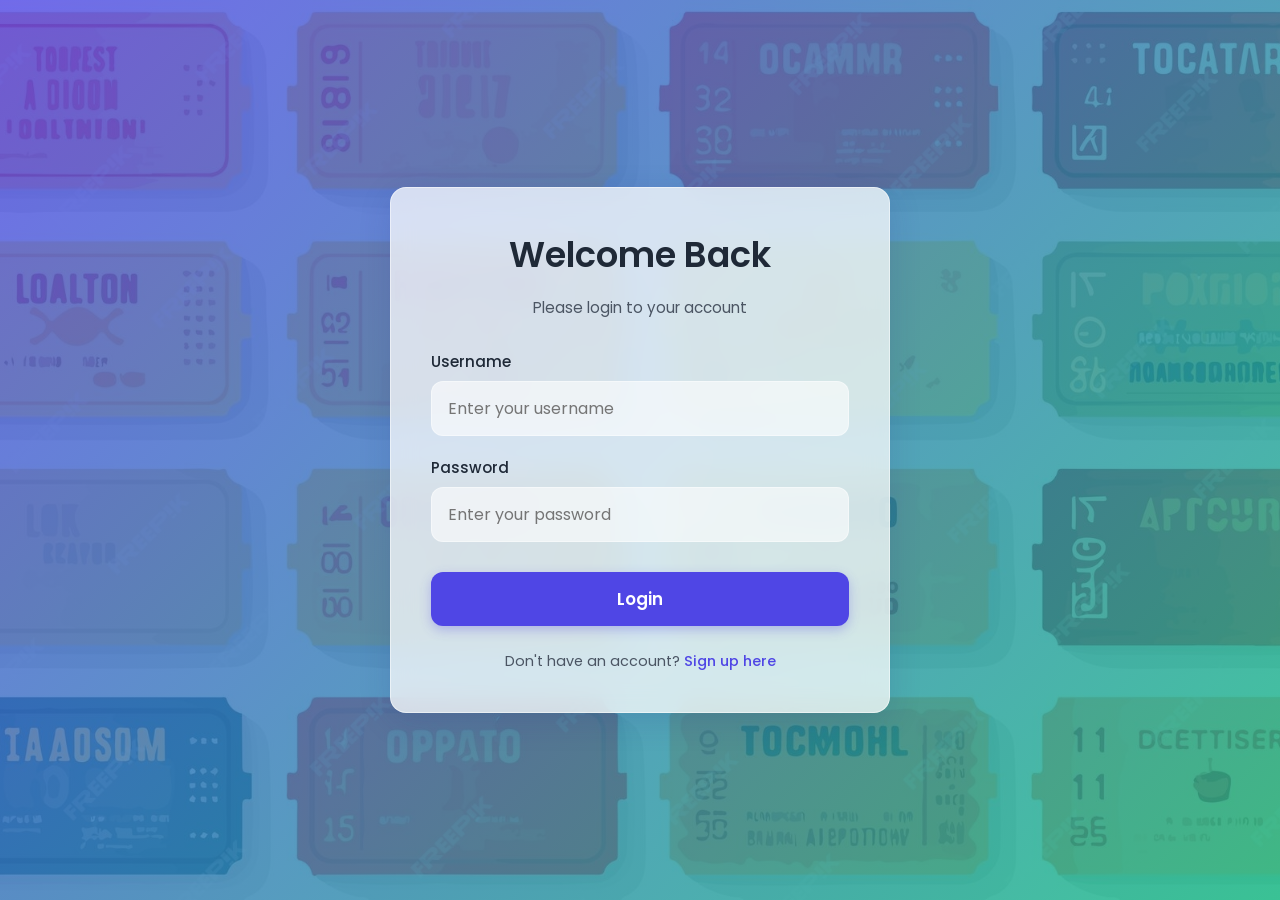
<file: index.html>
<!DOCTYPE html>
<html lang="en">
<head>
    <meta charset="UTF-8">
    <meta name="viewport" content="width=device-width, initial-scale=1.0">
    <title>Ticket App - Login</title>
    <link rel="stylesheet" href="styles.css">
    <style>
        /* Specific background for login if needed, or rely on global gradient */
        body {
            background: linear-gradient(135deg, rgba(79, 70, 229, 0.8), rgba(16, 185, 129, 0.8)), url('image/cinema-theater-ticket-template-set_1151483-49525.jpg') no-repeat center center;
            background-size: cover;
            background-attachment: fixed;
        }
    </style>
</head>
<body>
    <div class="center-wrapper">
        <div class="glass-panel">
            <h1>Welcome Back</h1>
            <p style="margin-bottom: 30px;">Please login to your account</p>
            
            <div class="form-group">
                <label for="username">Username</label>
                <input type="text" id="username" placeholder="Enter your username">
            </div>
            
            <div class="form-group">
                <label for="password">Password</label>
                <input type="password" id="password" placeholder="Enter your password">
            </div>
            
            <button class="btn-primary" onclick="login()">Login</button>
            
            <div class="footer-text">
                Don't have an account? <a href="signup.html">Sign up here</a>
            </div>
        </div>
    </div>

    <script src="app.js"></script>
    <script>
        function login() {
            const username = document.getElementById('username').value;
            const password = document.getElementById('password').value;
            if (username.trim() === '' || password.trim() === '') {
                alert('Please enter both username and password.');
            } else {
                navigateTo('home.html');
            }
        }
    </script>
</body>
</html>
</file>
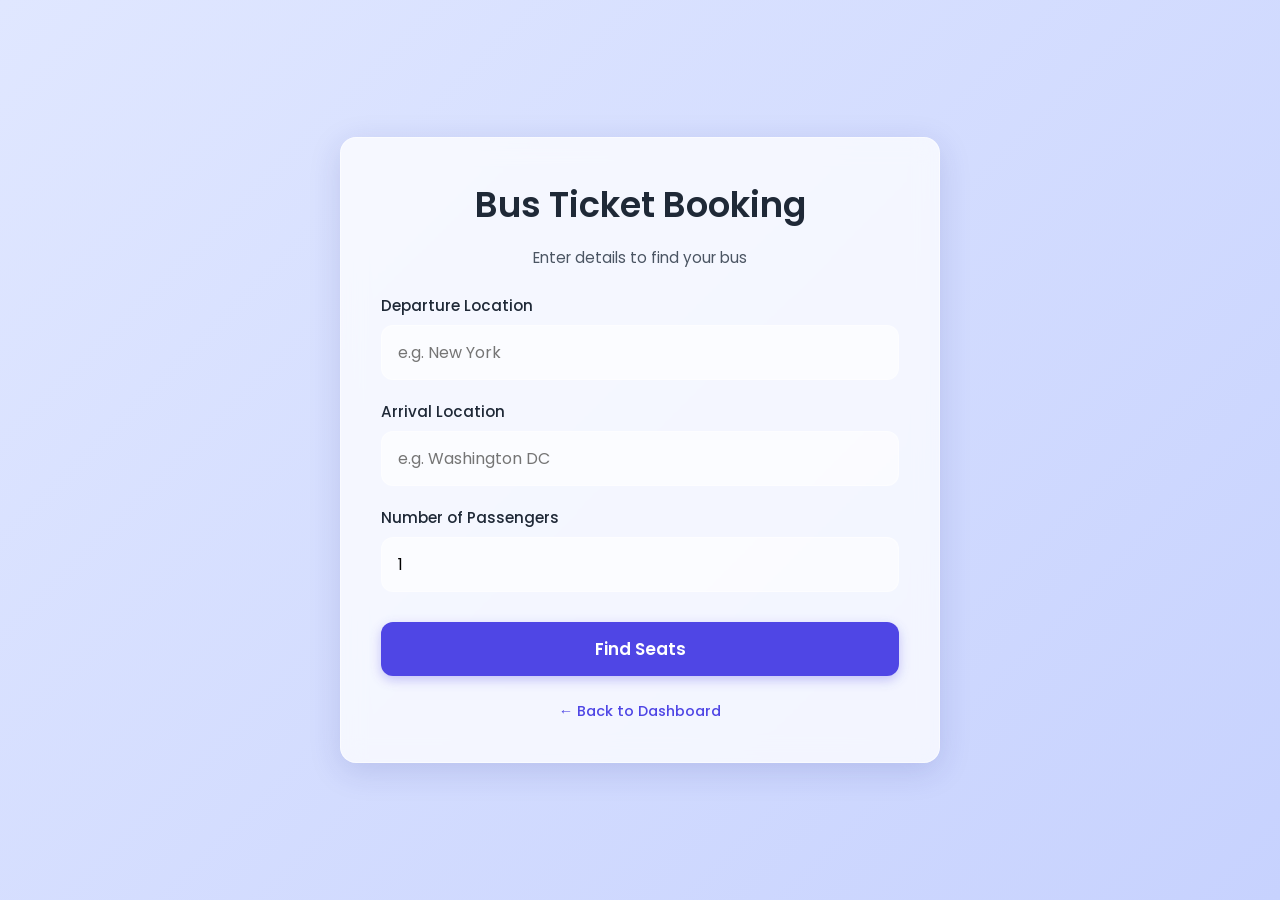
<file: busTicket.html>
<!DOCTYPE html>
<html lang="en">
<head>
    <meta charset="UTF-8">
    <meta name="viewport" content="width=device-width, initial-scale=1.0">
    <title>Ticket App - Bus Booking</title>
    <link rel="stylesheet" href="styles.css">
    <style>
        .dropdown-container {
            display: none;
            margin-top: 25px;
            width: 100%;
        }
        iframe {
            width: 100%;
            height: 600px;
            border: none;
            border-radius: var(--border-radius-md);
            background: transparent;
        }
    </style>
</head>
<body>
    <div class="center-wrapper">
        <div class="glass-panel" style="max-width: 600px;">
            <h1>Bus Ticket Booking</h1>
            <p style="margin-bottom: 25px;">Enter details to find your bus</p>
            
            <form id="booking-form">
                <div class="form-group">
                    <label for="departure">Departure Location</label>
                    <input type="text" id="departure" name="departure" required placeholder="e.g. New York">
                </div>
                <div class="form-group">
                    <label for="arrival">Arrival Location</label>
                    <input type="text" id="arrival" name="arrival" required placeholder="e.g. Washington DC">
                </div>
                <div class="form-group">
                    <label for="passengers">Number of Passengers</label>
                    <input type="number" id="passengers" name="passengers" min="1" value="1" required>
                </div>
                
                <button type="submit" class="btn-primary">Find Seats</button>
            </form>

            <div class="dropdown-container" id="seat-selection-dropdown">
                <h3 style="margin-top: 30px; margin-bottom: 15px;">Select Your Seats</h3>
                <iframe id="seat-selection-frame" src=""></iframe>
            </div>

            <div class="footer-text">
                <a href="home.html">&larr; Back to Dashboard</a>
            </div>
        </div>
    </div>

    <script src="app.js"></script>
    <script>
        document.getElementById('booking-form').addEventListener('submit', function(event) {
            event.preventDefault();
            
            const departure = document.getElementById('departure').value;
            const arrival = document.getElementById('arrival').value;
            const passengers = parseInt(document.getElementById('passengers').value) || 1;

            const seatDropdown = document.getElementById('seat-selection-dropdown');
            seatDropdown.style.display = 'block';

            const seatFrame = document.getElementById('seat-selection-frame');
            seatFrame.src = `seats.html?maxSeats=${passengers}&departure=${encodeURIComponent(departure)}&arrival=${encodeURIComponent(arrival)}`;
        });
    </script>
</body>
</html>
</file>
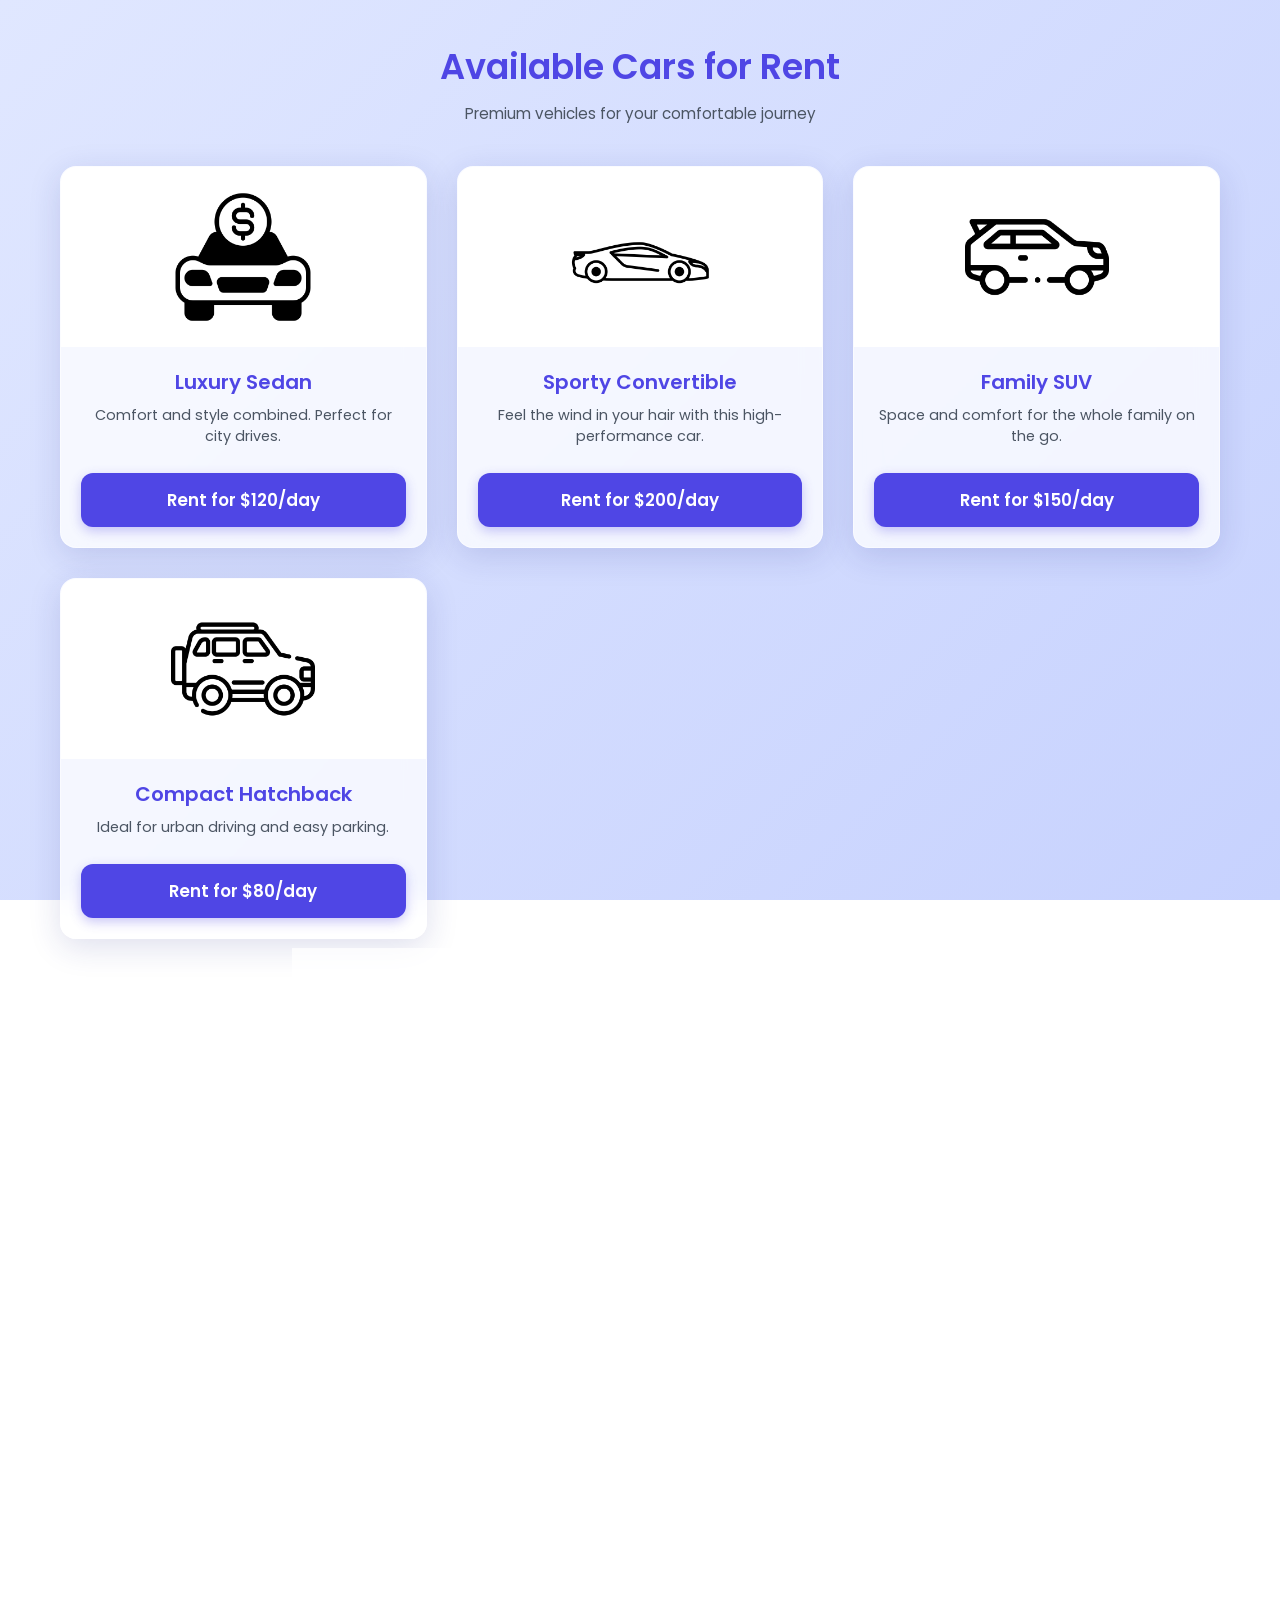
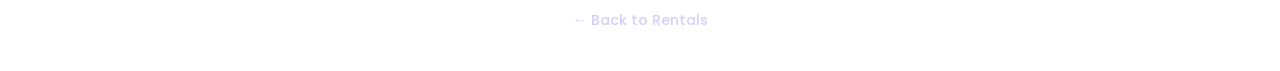
<file: carrent.html>
<!DOCTYPE html>
<html lang="en">
<head>
    <meta charset="UTF-8">
    <meta name="viewport" content="width=device-width, initial-scale=1.0">
    <title>Ticket App - Car Rentals</title>
    <link rel="stylesheet" href="styles.css">
    <style>
        .car-grid {
            display: grid;
            grid-template-columns: repeat(auto-fit, minmax(280px, 1fr));
            gap: 30px;
            width: 100%;
            margin-bottom: 50px;
        }
        .car-card {
            background: var(--glass-bg);
            backdrop-filter: blur(12px);
            border-radius: var(--border-radius-lg);
            overflow: hidden;
            border: 1px solid var(--glass-border);
            box-shadow: var(--glass-shadow);
            transition: transform var(--transition-speed);
        }
        .car-card:hover {
            transform: translateY(-5px);
        }
        .car-img-container {
            width: 100%;
            height: 180px;
            background: #fff;
            display: flex;
            align-items: center;
            justify-content: center;
        }
        .car-card img {
            max-width: 80%;
            max-height: 80%;
            object-fit: contain;
        }
        .car-details {
            padding: 20px;
            text-align: center;
        }
        .car-details h3 {
            color: var(--primary-color);
            font-size: 1.25rem;
        }
        .car-details p {
            font-size: 0.9rem;
            margin-bottom: 15px;
        }
    </style>
</head>
<body>
    <div class="app-container">
        <h1 style="color: var(--primary-color); margin-bottom: 10px;">Available Cars for Rent</h1>
        <p style="margin-bottom: 40px; text-align: center;">Premium vehicles for your comfortable journey</p>
        
        <div class="car-grid">
            <div class="car-card">
                <div class="car-img-container"><img src="image/car (1).png" alt="Car 1"></div>
                <div class="car-details">
                    <h3>Luxury Sedan</h3>
                    <p>Comfort and style combined. Perfect for city drives.</p>
                    <button class="btn-primary" onclick="rentVehicle('Luxury Sedan', 120)">Rent for $120/day</button>
                </div>
            </div>
            <div class="car-card">
                <div class="car-img-container"><img src="image/super-car.png" alt="Car 2"></div>
                <div class="car-details">
                    <h3>Sporty Convertible</h3>
                    <p>Feel the wind in your hair with this high-performance car.</p>
                    <button class="btn-primary" onclick="rentVehicle('Sporty Convertible', 200)">Rent for $200/day</button>
                </div>
            </div>
            <div class="car-card">
                <div class="car-img-container"><img src="image/suv (1).png" alt="Car 3"></div>
                <div class="car-details">
                    <h3>Family SUV</h3>
                    <p>Space and comfort for the whole family on the go.</p>
                    <button class="btn-primary" onclick="rentVehicle('Family SUV', 150)">Rent for $150/day</button>
                </div>
            </div>
            <div class="car-card">
                <div class="car-img-container"><img src="image/suv.png" alt="Car 4"></div>
                <div class="car-details">
                    <h3>Compact Hatchback</h3>
                    <p>Ideal for urban driving and easy parking.</p>
                    <button class="btn-primary" onclick="rentVehicle('Compact Hatchback', 80)">Rent for $80/day</button>
                </div>
            </div>
        </div>

        <div class="glass-panel" style="max-width: 600px; margin: 0 auto;">
            <h2>Contact Us</h2>
            <form onsubmit="event.preventDefault(); alert('Inquiry Sent!');">
                <div class="form-group">
                    <label>Full Name</label>
                    <input type="text" required>
                </div>
                <div class="form-group">
                    <label>Email Address</label>
                    <input type="email" required>
                </div>
                <div class="form-group">
                    <label>Message</label>
                    <textarea required style="width:100%; padding: 14px 16px; border: 1px solid rgba(255,255,255,0.4); border-radius: var(--border-radius-md); font-family: Poppins; background: rgba(255,255,255,0.6);" rows="4"></textarea>
                </div>
                <button type="submit" class="btn-primary">Send Inquiry</button>
            </form>
        </div>

        <div class="footer-text" style="margin-top: 40px;">
            <a href="rentals.html">&larr; Back to Rentals</a>
        </div>
    </div>

    <script src="app.js"></script>
    <script>
        function rentVehicle(name, price) {
            if(confirm(`Rent ${name} for $${price}/day?`)) {
                navigateTo(`payment.html?total=${price}&type=${encodeURIComponent(name)}`);
            }
        }
    </script>
</body>
</html>
</file>
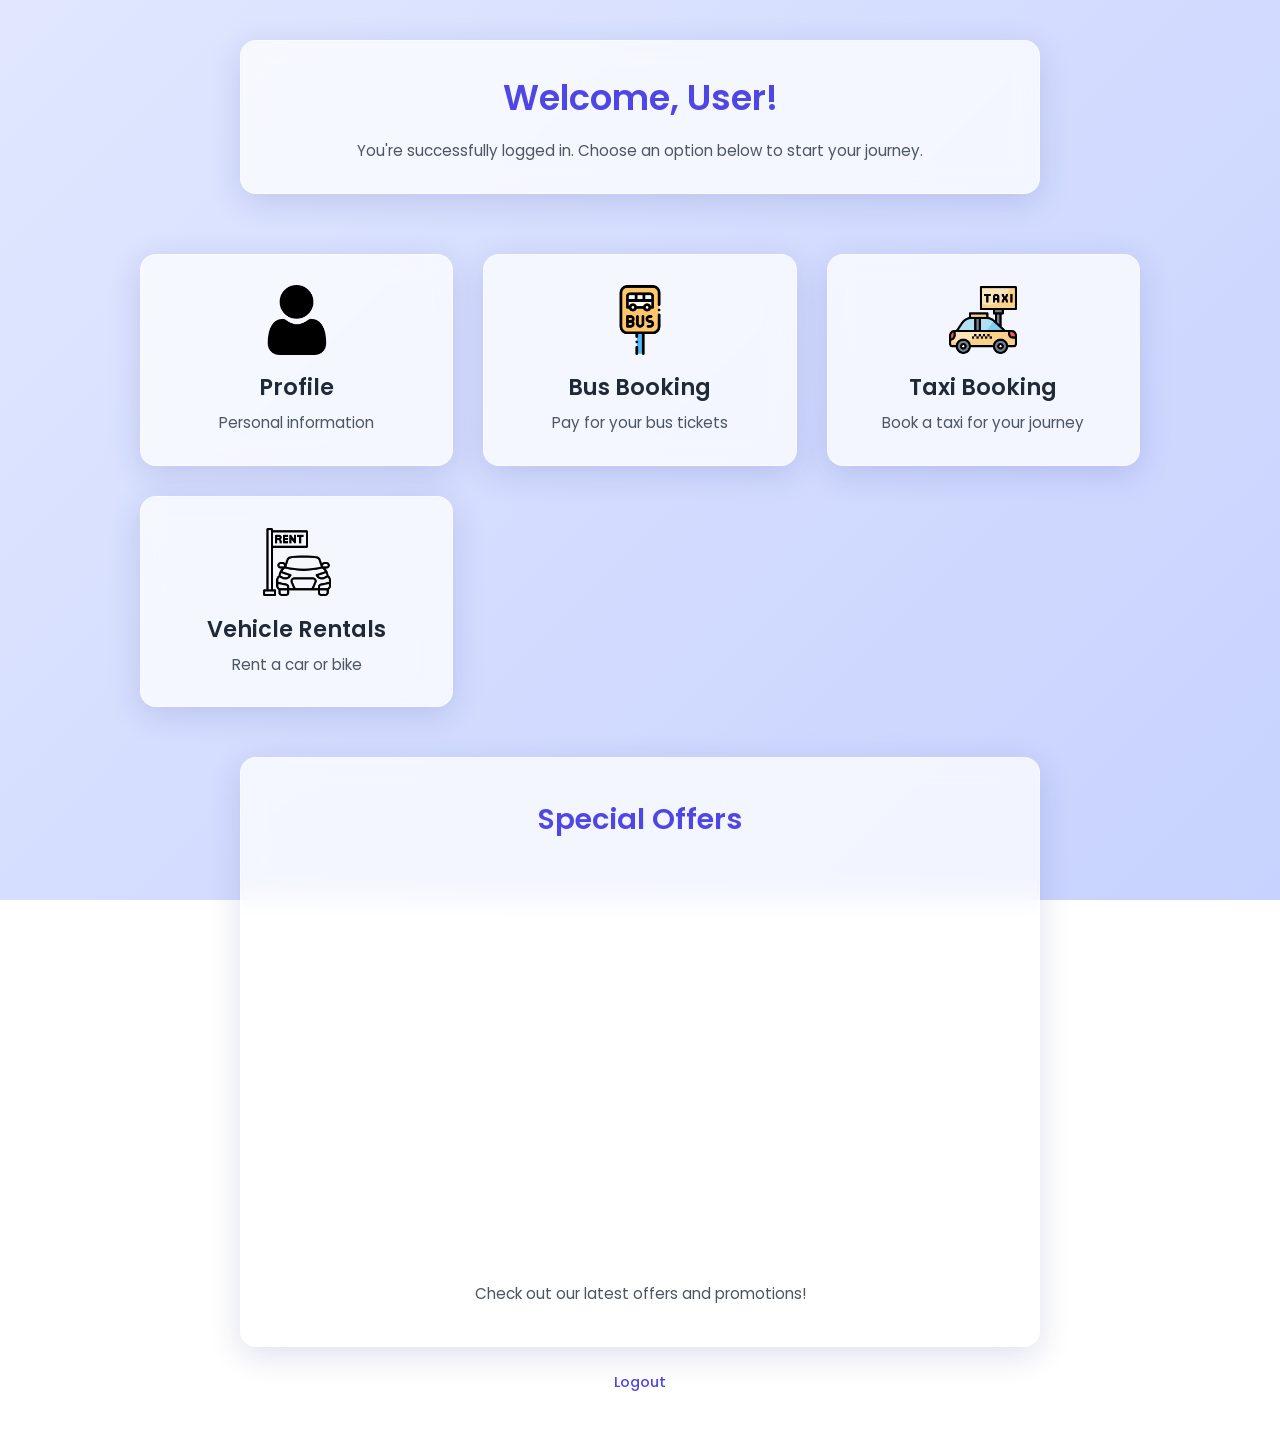
<file: home.html>
<!DOCTYPE html>
<html lang="en">
<head>
    <meta charset="UTF-8">
    <meta name="viewport" content="width=device-width, initial-scale=1.0">
    <title>Ticket App - Dashboard</title>
    <link rel="stylesheet" href="styles.css">
</head>
<body>
    <div class="app-container">
        <div class="glass-panel glass-panel-large" style="margin-bottom: 40px; padding: 30px;">
            <h1 style="color: var(--primary-color);">Welcome, User!</h1>
            <p>You're successfully logged in. Choose an option below to start your journey.</p>
        </div>
        
        <div class="options-grid">
            <div class="glass-card" onclick="navigateTo('profile.html')">
                <img src="image/user.png" alt="Profile">
                <h3>Profile</h3>
                <p>Personal information</p>
            </div>
            <div class="glass-card" onclick="navigateTo('busTicket.html')">
                <img src="image/bus-stop.png" alt="Bus Ticket Payment">
                <h3>Bus Booking</h3>
                <p>Pay for your bus tickets</p>
            </div>
            <div class="glass-card" onclick="navigateTo('taxi.html')">
                <img src="image/taxi.png" alt="Taxi Booking">
                <h3>Taxi Booking</h3>
                <p>Book a taxi for your journey</p>
            </div>
            <div class="glass-card" onclick="navigateTo('rentals.html')">
                <img src="image/car-rent.png" alt="Car/Bike Rentals">
                <h3>Vehicle Rentals</h3>
                <p>Rent a car or bike</p>
            </div>
        </div>

        <div class="glass-panel glass-panel-large" style="margin-top: 50px;">
            <h2 style="color: var(--primary-color);">Special Offers</h2>
            <div style="border-radius: var(--border-radius-md); overflow: hidden; margin-top: 20px;">
                <iframe src="https://www.youtube.com/embed/ntjkwIXWtrc" style="width: 100%; height: 400px; border: none;" allow="accelerometer; autoplay; clipboard-write; encrypted-media; gyroscope; picture-in-picture" allowfullscreen></iframe>
            </div>
            <p style="margin-top: 15px;">Check out our latest offers and promotions!</p>
        </div>
        
        <div class="footer-text">
            <a href="index.html">Logout</a>
        </div>
    </div>

    <script src="app.js"></script>
</body>
</html>
</file>
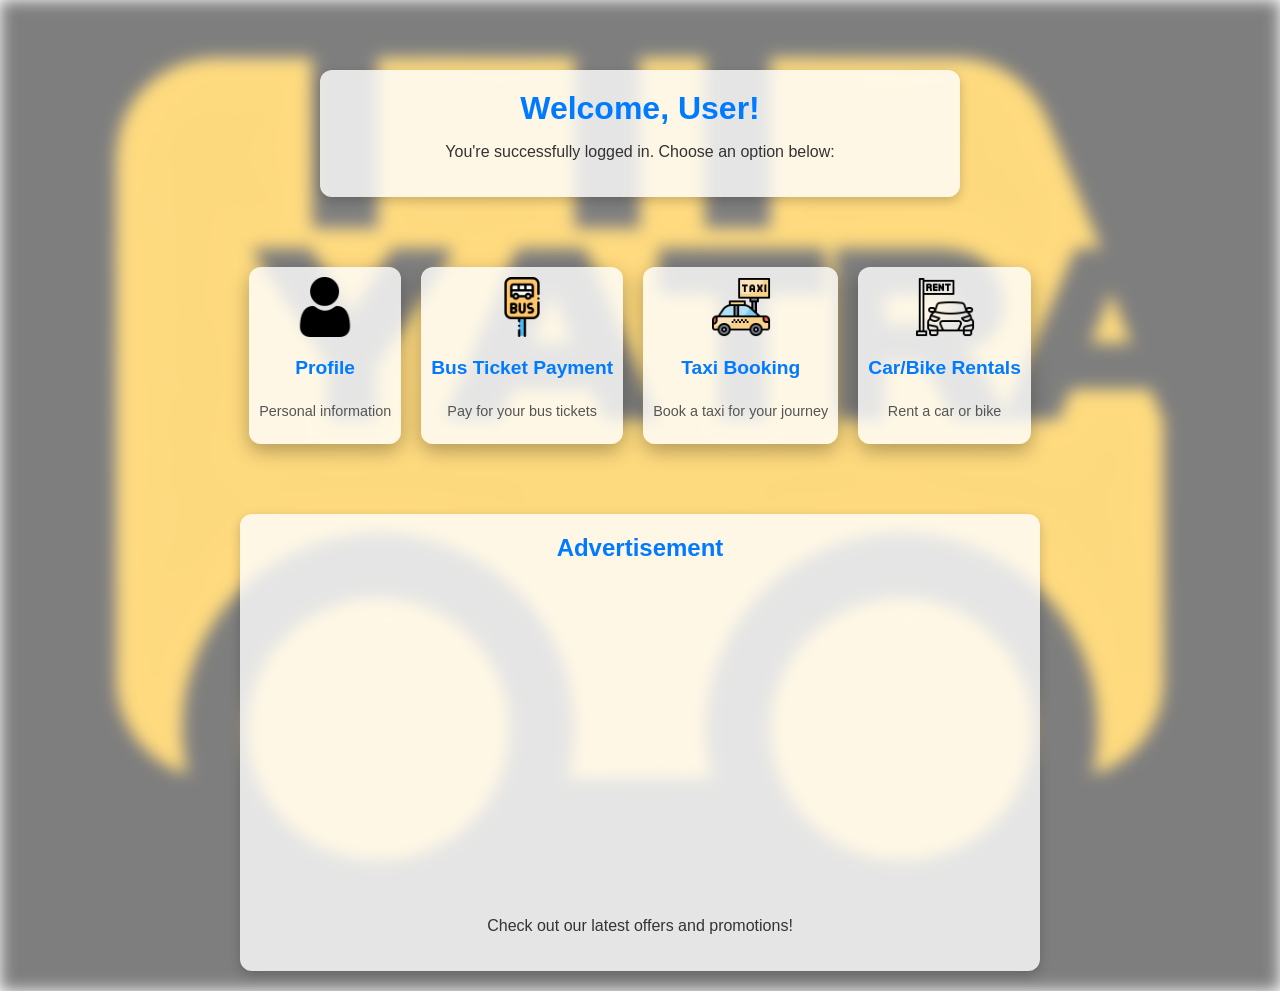
<file: in1.html>
<!DOCTYPE html>
<html lang="en">
<head>
    <meta charset="UTF-8">
    <meta name="viewport" content="width=device-width, initial-scale=1.0">
    <title>Home</title>
    <style>
        body {
            font-family: 'Segoe UI', Tahoma, Geneva, Verdana, sans-serif;
            margin: 0;
            padding: 0;
            display: flex;
            flex-direction: column;
            align-items: center;
            color: #333;
            min-height: 100vh;
            box-sizing: border-box;
            position: relative; /* For positioning the pseudo-element */
            overflow: hidden; /* Prevent scrollbars */
        }

        body::before {
            content: "";
            position: absolute;
            top: 0;
            left: 0;
            width: 100%;
            height: 100%;
            background: url('image/A7B9F861-7467-47A3-8EBC-FD5FDE8D3191.png') no-repeat center center fixed;
            background-size: cover;
            filter: blur(8px); /* Adjust blur amount */
            opacity: 0.5; /* Adjust opacity */
            z-index: -1; /* Places the pseudo-element behind the content */
        }

        .container {
            width: 100%;
            max-width: 1200px;
            margin-top: 50px;
            padding: 20px;
            display: flex;
            flex-direction: column;
            align-items: center;
            box-sizing: border-box;
        }

        .welcome-container {
            background-color: rgba(255, 255, 255, 0.8);
            padding: 20px;
            border-radius: 12px;
            box-shadow: 0 4px 12px rgba(0, 0, 0, 0.2);
            width: 100%;
            max-width: 600px;
            text-align: center;
            margin-bottom: 20px;
        }

        h1 {
            margin: 0;
            color: #007bff;
            font-size: 2em;
        }

        .options {
            display: flex;
            flex-wrap: wrap;
            gap: 20px;
            width: 100%;
            justify-content: center;
            margin-bottom: 20px;
            box-sizing: border-box;
        }

        .option {
            border-radius: 12px;
            box-shadow: 0 7px 20px rgba(0, 0, 0, 0.3);
            background-color: rgba(255, 255, 255, 0.8);
            margin-top: 50px;
            height: auto;
            text-align: center;
            cursor: pointer;
            transition: transform 0.3s, box-shadow 0.3s;
            position: relative;
            overflow: hidden;
            display: flex;
            flex-direction: column;
            justify-content: center;
            align-items: center;
            padding: 10px;
            box-sizing: border-box;
        }

        .option img {
            width: 60px;
            height: 60px;
            margin-bottom: 10px;
            transition: transform 0.3s;
        }

        .option:hover img {
            transform: scale(1.2);
        }

        .option h3 {
            margin: 10px 0;
            font-size: 1.2em;
            color: #007bff;
        }

        .option p {
            color: #555;
            font-size: 0.9em;
        }

        .advertisement {
            background-color: rgba(255, 255, 255, 0.8);
            padding: 20px;
            border-radius: 12px;
            margin-top: 50px;
            box-shadow: 0 4px 12px rgba(0, 0, 0, 0.2);
            width: 100%;
            max-width: 800px;
            text-align: center;
            box-sizing: border-box;
        }

        .advertisement h2 {
            margin-top: 0;
            font-size: 1.5em;
            color: #007bff;
        }

        .advertisement iframe {
            width: 100%;
            height: 315px;
        }

        /* Media Queries */
        @media (max-width: 1024px) {
            .welcome-container {
                padding: 20px;
            }
            h1 {
                font-size: 1.8em;
            }
        }

        @media (max-width: 768px) {
            .welcome-container {
                padding: 15px;
            }
            h1 {
                font-size: 1.5em;
            }
            .options {
                flex-direction: column;
                align-items: center;
            }
            .option {
                width: 90%;
                max-width: 220px;
            }
        }

        @media (max-width: 480px) {
            h1 {
                font-size: 1.2em;
            }
            .option h3 {
                font-size: 1em;
            }
            .option p {
                font-size: 0.8em;
            }
        }
    </style>
</head>
<body>
    <div class="container">
        <div class="welcome-container">
            <h1>Welcome, User!</h1>
            <p>You're successfully logged in. Choose an option below:</p>
        </div>
        <div class="options">
            <div class="option" onclick="navigate('profile.html')">
                <img src="image/user.png" alt="Profile">
                <h3>Profile</h3>
                <p>Personal information</p>
            </div>
            <div class="option" onclick="navigate('bus-tickets.html')">
                <img src="image/bus-stop.png" alt="Bus Ticket Payment">
                <h3>Bus Ticket Payment</h3>
                <p>Pay for your bus tickets</p>
            </div>
            <div class="option" onclick="navigate('taxi.html')">
                <img src="image/taxi.png" alt="Taxi Booking">
                <h3>Taxi Booking</h3>
                <p>Book a taxi for your journey</p>
            </div>
            <div class="option" onclick="navigate('rentels.html')">
                <img src="image/car-rent.png" alt="Car/Bike Rentals">
                <h3>Car/Bike Rentals</h3>
                <p>Rent a car or bike</p>
            </div>
        </div>

        <div class="advertisement">
            <h2>Advertisement</h2>
            <iframe src="https://www.youtube.com/embed/ntjkwIXWtrc" frameborder="0" allow="accelerometer; autoplay; clipboard-write; encrypted-media; gyroscope; picture-in-picture" allowfullscreen></iframe>
            <p>Check out our latest offers and promotions!</p>
        </div>
    </div>
    <script>
        function navigate(page) {
            window.location.href = page;
        }
    </script>
</body>
</html>
</file>
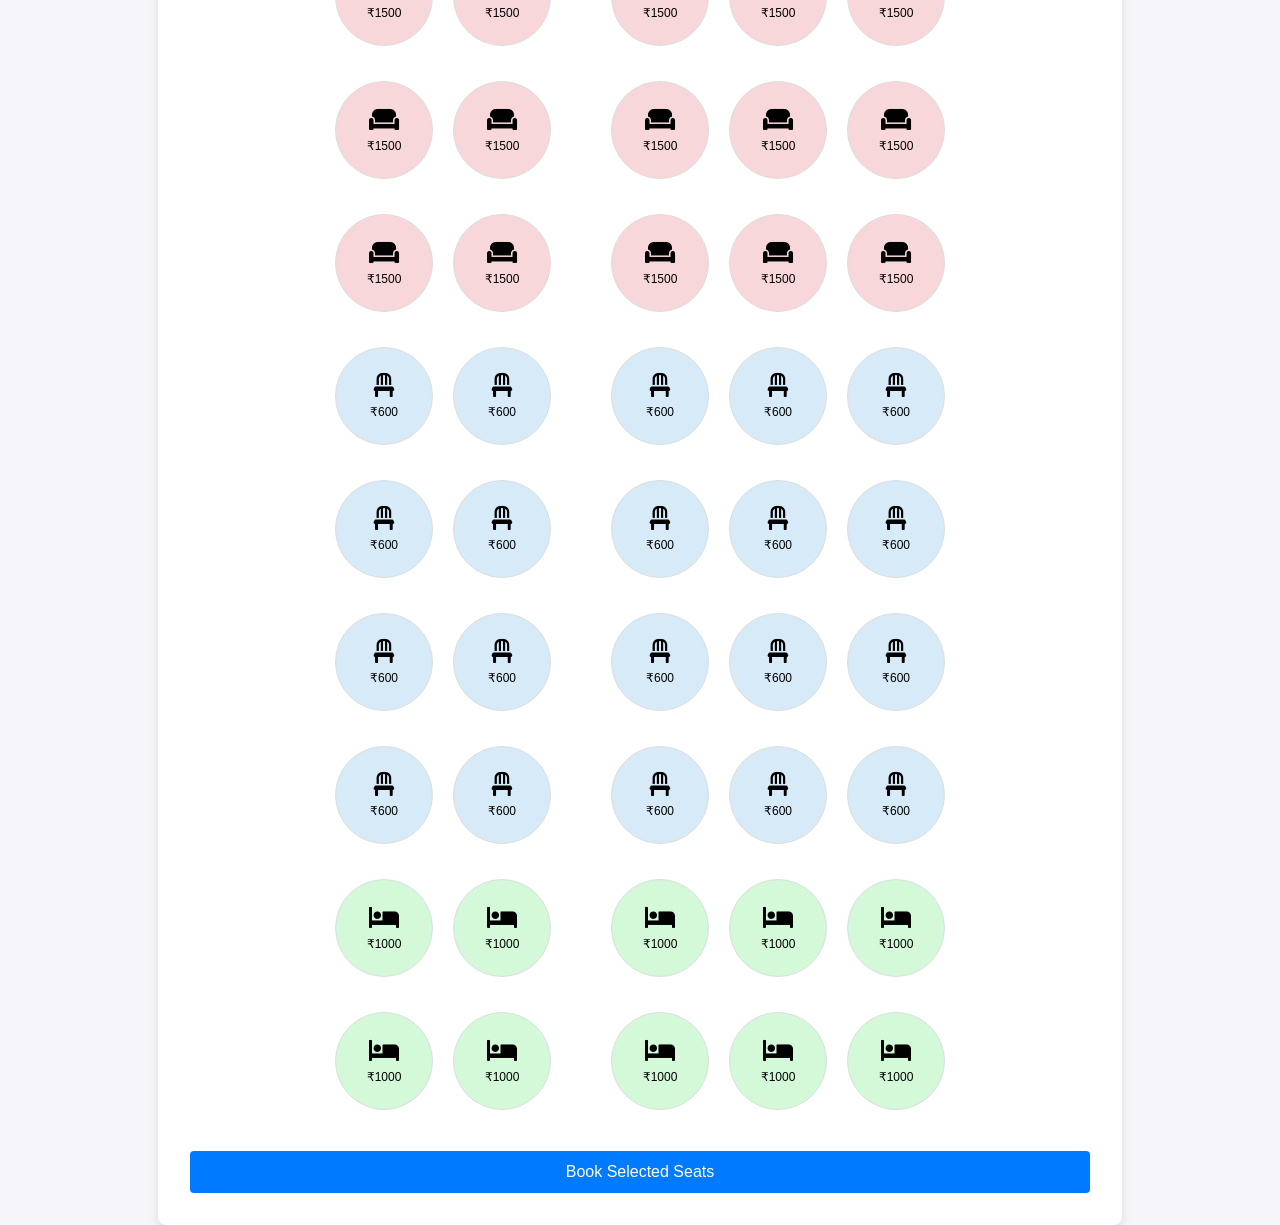
<file: part2.html>
<!DOCTYPE html>
<html lang="en">
<head>
    <meta charset="UTF-8">
    <meta name="viewport" content="width=device-width, initial-scale=1.0">
    <title>Bus Ticket Booking</title>
    <!-- Include Font Awesome -->
    <link rel="stylesheet" href="https://cdnjs.cloudflare.com/ajax/libs/font-awesome/6.0.0-beta3/css/all.min.css">
    <style>
        body {
            font-family: Arial, sans-serif;
            background-color: #f4f4f9; /* Light background for the page */
            display: flex;
            justify-content: center;
            align-items: center;
            height: 100vh;
            margin: 0;
        }

        .booking-container {
            background: #fff; /* White background for booking container */
            border-radius: 8px;
            box-shadow: 0 4px 8px rgba(0, 0, 0, 0.1);
            padding: 2rem;
            width: 100%;
            max-width: 900px;
            text-align: center;
        }

        h1 {
            margin-bottom: 1.5rem;
            color: #333;
        }

        .bus-container {
            display: flex;
            flex-direction: column;
            align-items: center;
            position: relative;
            padding: 1rem;
            background: #fff; /* Changed to white to remove grey shade */
            border-radius: 8px;
            width: 100%;
            max-width: 900px;
            box-sizing: border-box;
        }

        .row {
            display: flex;
            align-items: center;
            margin-bottom: 15px; /* Increased spacing between rows */
        }

        .left-side, .right-side {
            display: flex;
            flex-direction: row;
        }

        .left-side {
            margin-right: 20px; /* Increased spacing between sides */
        }

        .right-side {
            margin-left: 20px; /* Increased spacing between sides */
        }

        .seat {
            background: #fff; /* Changed to white to remove grey shade */
            border: 1px solid #ddd;
            border-radius: 50%; /* Circular shape */
            padding: 0.5rem;
            cursor: pointer;
            transition: background-color 0.3s, transform 0.2s;
            text-align: center;
            margin: 10px; /* Increased margin to create more space between seats */
            width: 80px; /* Adjusted width */
            height: 80px; /* Adjusted height */
            display: flex;
            flex-direction: column;
            align-items: center;
            justify-content: center;
            font-size: 24px; /* Icon size */
        }

        .seat.economy {
            background-color: #d6eaf8; /* Light blue for economy seats */
        }

        .seat.luxury {
            background-color: #f8d7da; /* Light pink for luxury seats */
        }

        .seat.sleeper {
            background-color: #d3f9d8; /* Light green for sleeper seats */
        }

        .seat.selected {
            background-color: #007bff; /* Blue for selected seats */
            color: #fff;
        }

        .seat.disabled {
            background-color: #6c757d; /* Grey for disabled seats */
            cursor: not-allowed;
        }

        .seat-price {
            font-size: 0.75rem;
            margin-top: 0.5rem;
        }

        .submit-button {
            background-color: #007bff; /* Blue for submit button */
            color: #fff;
            border: none;
            padding: 0.75rem;
            border-radius: 4px;
            cursor: pointer;
            font-size: 1rem;
            width: 100%;
            transition: background-color 0.3s ease;
            outline: none; /* Remove default outline */
        }

        .submit-button:hover {
            background-color: #0056b3; /* Darker blue on hover */
        }

        .submit-button:focus {
            outline: none; /* Remove outline on focus */
        }

        /* Remove outline for other focusable elements */
        input:focus, button:focus {
            outline: none;
        }
    </style>
</head>
<body>
    <div class="booking-container">
        <h1>Bus Ticket Booking</h1>
        <div class="bus-container" id="busContainer">
            <!-- Seats will be dynamically added here -->
        </div>
        <button type="submit" class="submit-button" id="bookButton">Book Selected Seats</button>
    </div>

    <script>
        const seatTypes = [
            { type: 'luxury', icon: 'fa-couch', price: 1500 }, // Luxury seats
            { type: 'economy', icon: 'fa-chair', price: 600 }, // Economy seats
            { type: 'sleeper', icon: 'fa-bed', price: 1000 } // Sleeper seats
        ];

        const luxurySeatCount = 20;
        const economySeatCount = 20;
        const sleeperSeatCount = 10;
        const rows = 10; // Number of rows
        const seatsPerRowLeft = 2; // Number of seats on the left side of the passage
        const seatsPerRowRight = 3; // Number of seats on the right side of the passage

        const busContainer = document.getElementById('busContainer');

        // Create bus seat layout
        for (let i = 0; i < rows; i++) {
            const row = document.createElement('div');
            row.className = 'row';

            const leftSide = document.createElement('div');
            leftSide.className = 'left-side';

            const rightSide = document.createElement('div');
            rightSide.className = 'right-side';

            for (let j = 0; j < seatsPerRowLeft; j++) {
                const seatNumber = i * (seatsPerRowLeft + seatsPerRowRight) + j + 1;
                const totalSeats = luxurySeatCount + economySeatCount + sleeperSeatCount;
                
                if (seatNumber > totalSeats) break;

                let seatType;
                if (seatNumber <= luxurySeatCount) {
                    seatType = seatTypes[0]; // Luxury seats
                } else if (seatNumber <= luxurySeatCount + economySeatCount) {
                    seatType = seatTypes[1]; // Economy seats
                } else {
                    seatType = seatTypes[2]; // Sleeper seats
                }

                const seatButton = document.createElement('div');
                seatButton.className = `seat ${seatType.type}`;
                seatButton.dataset.type = seatType.type;
                seatButton.dataset.price = seatType.price;
                seatButton.innerHTML = `
                    <i class="fas ${seatType.icon}"></i>
                    <div class="seat-price">₹${seatType.price}</div>
                `;

                // Event listener to toggle seat selection
                seatButton.addEventListener('click', function() {
                    if (this.classList.contains('disabled')) return;
                    this.classList.toggle('selected');
                });

                leftSide.appendChild(seatButton);
            }

            for (let j = 0; j < seatsPerRowRight; j++) {
                const seatNumber = i * (seatsPerRowLeft + seatsPerRowRight) + seatsPerRowLeft + j + 1;
                const totalSeats = luxurySeatCount + economySeatCount + sleeperSeatCount;

                if (seatNumber > totalSeats) break;

                let seatType;
                if (seatNumber <= luxurySeatCount) {
                    seatType = seatTypes[0]; // Luxury seats
                } else if (seatNumber <= luxurySeatCount + economySeatCount) {
                    seatType = seatTypes[1]; // Economy seats
                } else {
                    seatType = seatTypes[2]; // Sleeper seats
                }

                const seatButton = document.createElement('div');
                seatButton.className = `seat ${seatType.type}`;
                seatButton.dataset.type = seatType.type;
                seatButton.dataset.price = seatType.price;
                seatButton.innerHTML = `
                    <i class="fas ${seatType.icon}"></i>
                    <div class="seat-price">₹${seatType.price}</div>
                `;

                // Event listener to toggle seat selection
                seatButton.addEventListener('click', function() {
                    if (this.classList.contains('disabled')) return;
                    this.classList.toggle('selected');
                });

                rightSide.appendChild(seatButton);
            }

            row.appendChild(leftSide);
            row.appendChild(rightSide);
            busContainer.appendChild(row);
        }

        document.getElementById('bookButton').addEventListener('click', function() {
            const selectedSeats = document.querySelectorAll('.seat.selected');
            if (selectedSeats.length === 0) {
                alert('Please select at least one seat.');
                return;
            }

            let totalAmount = 0;
            selectedSeats.forEach(seat => {
                totalAmount += parseFloat(seat.dataset.price);
            });

            alert(`You have booked ${selectedSeats.length} seat(s). Total amount: ₹${totalAmount}`);
        });
    </script>
</body>
</html>
</file>
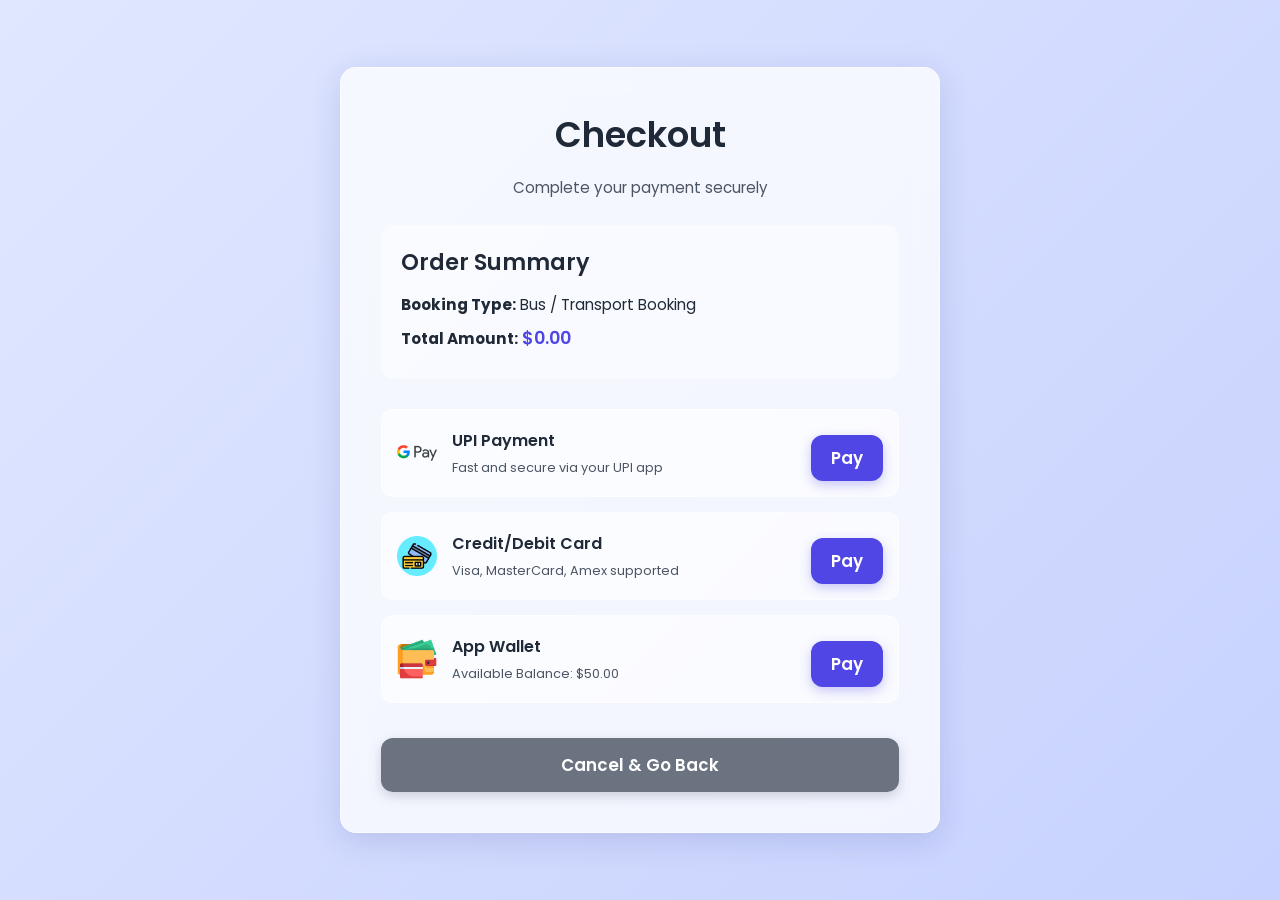
<file: payment.html>
<!DOCTYPE html>
<html lang="en">
<head>
    <meta charset="UTF-8">
    <meta name="viewport" content="width=device-width, initial-scale=1.0">
    <title>Ticket App - Payment</title>
    <link rel="stylesheet" href="styles.css">
    <style>
        .order-summary {
            background: rgba(255,255,255,0.4);
            padding: 20px;
            border-radius: var(--border-radius-md);
            margin-bottom: 30px;
            text-align: left;
        }
        .order-summary p { margin-bottom: 8px; color: var(--text-main); }
        .payment-option-row {
            display: flex;
            align-items: center;
            background: rgba(255,255,255,0.6);
            border: 1px solid var(--glass-border);
            padding: 15px;
            border-radius: var(--border-radius-md);
            margin-bottom: 15px;
        }
        .payment-option-row img {
            width: 40px;
            height: 40px;
            margin-right: 15px;
            object-fit: contain;
        }
        .payment-option-details {
            flex-grow: 1;
            text-align: left;
        }
        .payment-option-details label {
            font-weight: 600;
            display: block;
            margin-bottom: 5px;
        }
        .payment-option-details p {
            font-size: 0.8rem;
            color: var(--text-muted);
        }
    </style>
</head>
<body>
    <div class="center-wrapper">
        <div class="glass-panel" style="max-width: 600px;">
            <h1>Checkout</h1>
            <p style="margin-bottom: 25px;">Complete your payment securely</p>
            
            <div class="order-summary">
                <h3 style="margin-bottom: 15px;">Order Summary</h3>
                <p><strong>Booking Type:</strong> <span id="bookingType">General Booking</span></p>
                <p><strong>Total Amount:</strong> <span id="totalAmount" style="color: var(--primary-color); font-weight: 600; font-size: 1.1rem;">₹0.00</span></p>
            </div>

            <div class="payment-option-row">
                <img src="image/google-pay.png" alt="UPI">
                <div class="payment-option-details">
                    <label>UPI Payment</label>
                    <p>Fast and secure via your UPI app</p>
                </div>
                <button class="btn-primary" style="width: auto; padding: 10px 20px;" onclick="processPayment()">Pay</button>
            </div>

            <div class="payment-option-row">
                <img src="image/credit-card.png" alt="Card">
                <div class="payment-option-details">
                    <label>Credit/Debit Card</label>
                    <p>Visa, MasterCard, Amex supported</p>
                </div>
                <button class="btn-primary" style="width: auto; padding: 10px 20px;" onclick="processPayment()">Pay</button>
            </div>

            <div class="payment-option-row">
                <img src="image/wallet.png" alt="Wallet">
                <div class="payment-option-details">
                    <label>App Wallet</label>
                    <p>Available Balance: $50.00</p>
                </div>
                <button class="btn-primary" style="width: auto; padding: 10px 20px;" onclick="processPayment()">Pay</button>
            </div>
            
            <div class="footer-text">
                <button class="btn-secondary" onclick="window.history.back()">Cancel & Go Back</button>
            </div>
        </div>
    </div>

    <script src="app.js"></script>
    <script>
        document.addEventListener('DOMContentLoaded', () => {
            const total = getQueryParam('total') || '0';
            const type = getQueryParam('type') || 'Bus / Transport Booking';
            
            // Format currency depending on context (using generic format here)
            document.getElementById('totalAmount').textContent = `$${parseFloat(total).toFixed(2)}`;
            document.getElementById('bookingType').textContent = type;
        });

        function processPayment() {
            alert('Processing Payment... Success!');
            navigateTo('home.html');
        }
    </script>
</body>
</html>
</file>
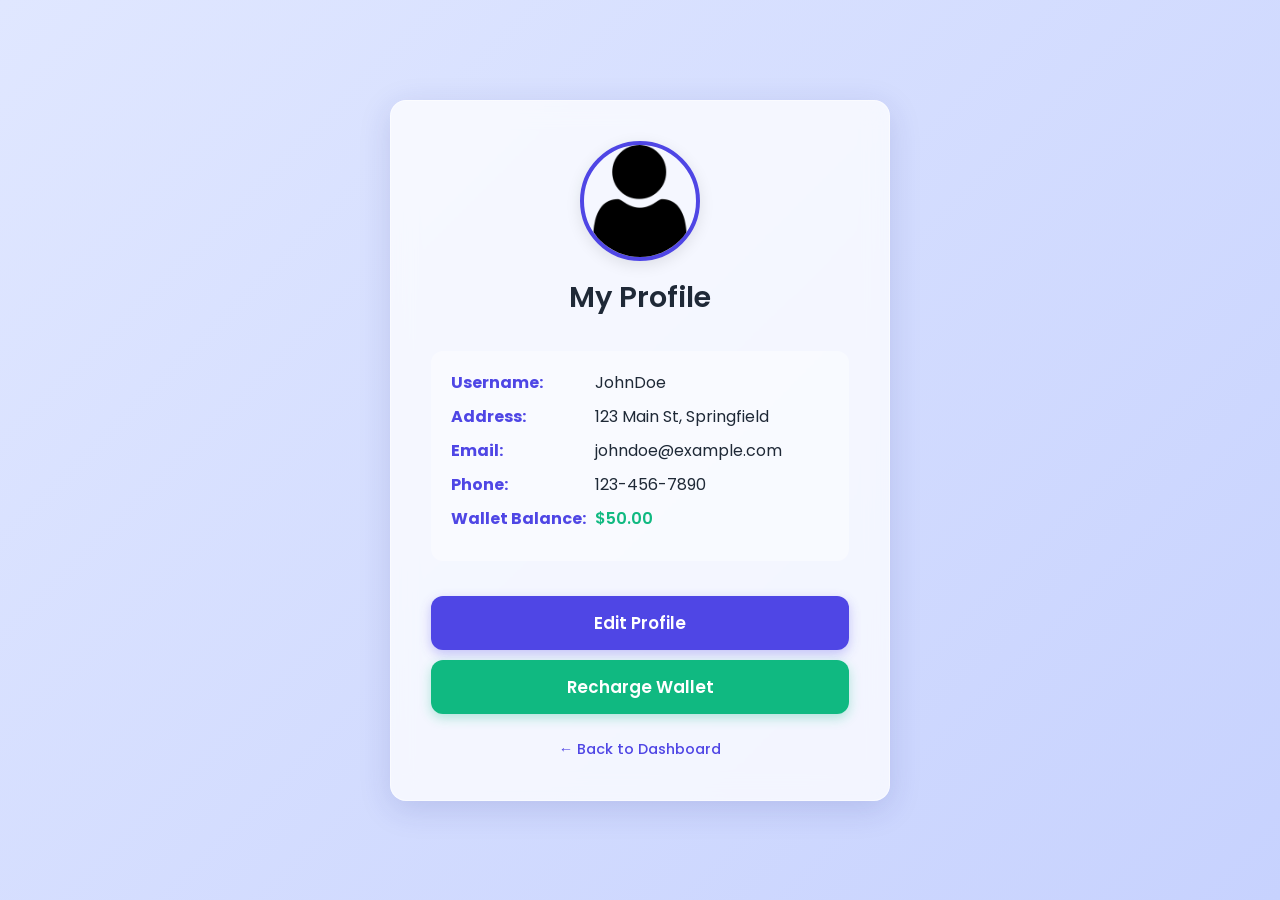
<file: profile.html>
<!DOCTYPE html>
<html lang="en">
<head>
    <meta charset="UTF-8">
    <meta name="viewport" content="width=device-width, initial-scale=1.0">
    <title>Ticket App - Profile</title>
    <link rel="stylesheet" href="styles.css">
    <style>
        .profile-header {
            display: flex;
            flex-direction: column;
            align-items: center;
            margin-bottom: 20px;
        }
        .profile-pic {
            width: 120px;
            height: 120px;
            border-radius: 50%;
            object-fit: cover;
            border: 4px solid var(--primary-color);
            margin-bottom: 15px;
            box-shadow: 0 4px 15px rgba(0,0,0,0.1);
        }
        .profile-details {
            text-align: left;
            width: 100%;
            margin-bottom: 25px;
            background: rgba(255,255,255,0.4);
            padding: 20px;
            border-radius: var(--border-radius-md);
        }
        .profile-details p {
            margin-bottom: 10px;
            font-size: 1rem;
            color: var(--text-main);
        }
        .profile-details strong {
            color: var(--primary-color);
            display: inline-block;
            width: 140px;
        }
    </style>
</head>
<body>
    <div class="center-wrapper">
        <div class="glass-panel">
            <div class="profile-header">
                <img id="profilePic" class="profile-pic" src="image/user.png" alt="Profile Picture">
                <h2>My Profile</h2>
            </div>
            
            <div class="profile-details">
                <p><strong>Username:</strong> <span id="username">JohnDoe</span></p>
                <p><strong>Address:</strong> <span id="address">123 Main St, Springfield</span></p>
                <p><strong>Email:</strong> <span id="email">johndoe@example.com</span></p>
                <p><strong>Phone:</strong> <span id="phone">123-456-7890</span></p>
                <p><strong>Wallet Balance:</strong> <span id="walletBalance" style="font-weight: 600; color: var(--secondary-color);">$50.00</span></p>
            </div>

            <button class="btn-primary" onclick="openModal('editModal')">Edit Profile</button>
            <button class="btn-success" onclick="openModal('rechargeModal')">Recharge Wallet</button>
            
            <div class="footer-text">
                <a href="home.html">&larr; Back to Dashboard</a>
            </div>
        </div>
    </div>

    <!-- Edit Modal -->
    <div class="modal-overlay" id="editModal">
        <div class="modal-content">
            <span class="modal-close" onclick="closeModal('editModal')">&times;</span>
            <h2 style="margin-bottom: 20px;">Edit Profile</h2>
            <form id="editForm">
                <div class="form-group">
                    <label>Profile Picture</label>
                    <input type="file" id="profilePicInput" accept="image/*">
                </div>
                <div class="form-group">
                    <label>Username</label>
                    <input type="text" id="usernameInput" value="JohnDoe">
                </div>
                <div class="form-group">
                    <label>Email</label>
                    <input type="email" id="emailInput" value="johndoe@example.com">
                </div>
                <div class="form-group">
                    <label>Phone Number</label>
                    <input type="text" id="phoneInput" value="123-456-7890">
                </div>
                <button type="submit" class="btn-primary">Save Changes</button>
            </form>
        </div>
    </div>

    <!-- Recharge Modal -->
    <div class="modal-overlay" id="rechargeModal">
        <div class="modal-content">
            <span class="modal-close" onclick="closeModal('rechargeModal')">&times;</span>
            <h2 style="margin-bottom: 20px;">Recharge Wallet</h2>
            <form id="rechargeForm">
                <div class="form-group">
                    <label>Amount to Recharge ($)</label>
                    <input type="number" id="rechargeAmount" step="0.01" min="1" required>
                </div>
                <button type="submit" class="btn-success">Confirm Recharge</button>
            </form>
        </div>
    </div>

    <script src="app.js"></script>
    <script>
        function openModal(id) {
            document.getElementById(id).classList.add('active');
        }
        function closeModal(id) {
            document.getElementById(id).classList.remove('active');
        }

        document.getElementById('editForm').addEventListener('submit', (e) => {
            e.preventDefault();
            const file = document.getElementById('profilePicInput').files[0];
            if (file) {
                const reader = new FileReader();
                reader.onload = () => { document.getElementById('profilePic').src = reader.result; };
                reader.readAsDataURL(file);
            }
            document.getElementById('username').textContent = document.getElementById('usernameInput').value;
            document.getElementById('email').textContent = document.getElementById('emailInput').value;
            document.getElementById('phone').textContent = document.getElementById('phoneInput').value;
            closeModal('editModal');
        });

        document.getElementById('rechargeForm').addEventListener('submit', (e) => {
            e.preventDefault();
            const amount = parseFloat(document.getElementById('rechargeAmount').value);
            if (amount > 0) {
                const walletEl = document.getElementById('walletBalance');
                let current = parseFloat(walletEl.textContent.replace('$', ''));
                walletEl.textContent = `$${(current + amount).toFixed(2)}`;
            }
            closeModal('rechargeModal');
        });
    </script>
</body>
</html>
</file>
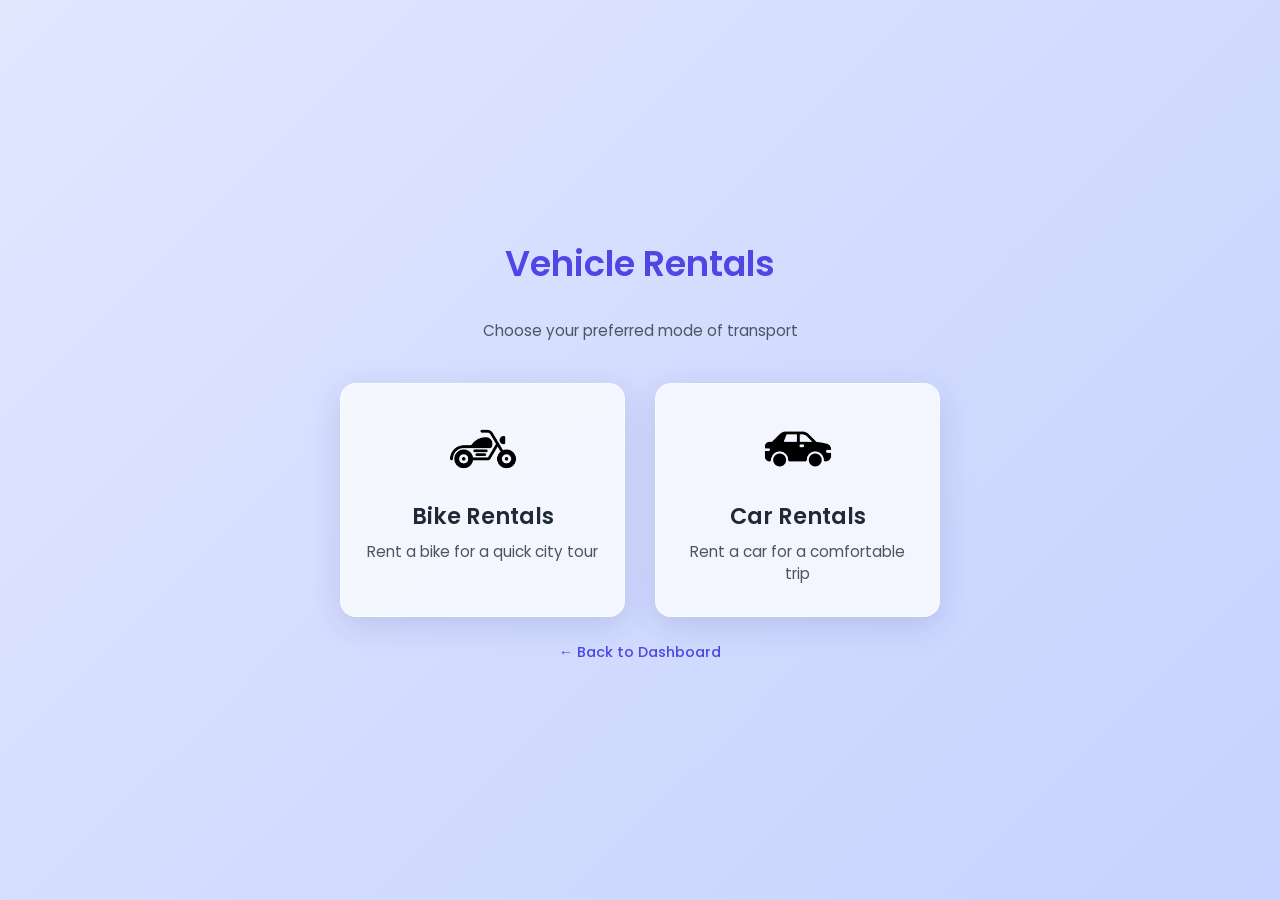
<file: rentals.html>
<!DOCTYPE html>
<html lang="en">
<head>
    <meta charset="UTF-8">
    <meta name="viewport" content="width=device-width, initial-scale=1.0">
    <title>Ticket App - Vehicle Rentals</title>
    <link rel="stylesheet" href="styles.css">
</head>
<body>
    <div class="center-wrapper">
        <div class="app-container">
            <h1 style="color: var(--primary-color); margin-bottom: 30px;">Vehicle Rentals</h1>
            <p style="margin-bottom: 40px; text-align: center;">Choose your preferred mode of transport</p>
            
            <div class="options-grid" style="max-width: 600px; margin: 0 auto;">
                <div class="glass-card" onclick="navigateTo('bikerent.html')">
                    <img src="image/motorbike.png" alt="Bike Rentals">
                    <h3>Bike Rentals</h3>
                    <p>Rent a bike for a quick city tour</p>
                </div>
                <div class="glass-card" onclick="navigateTo('carrent.html')">
                    <img src="image/car.png" alt="Car Rentals">
                    <h3>Car Rentals</h3>
                    <p>Rent a car for a comfortable trip</p>
                </div>
            </div>

            <div class="footer-text">
                <a href="home.html">&larr; Back to Dashboard</a>
            </div>
        </div>
    </div>

    <script src="app.js"></script>
</body>
</html>
</file>
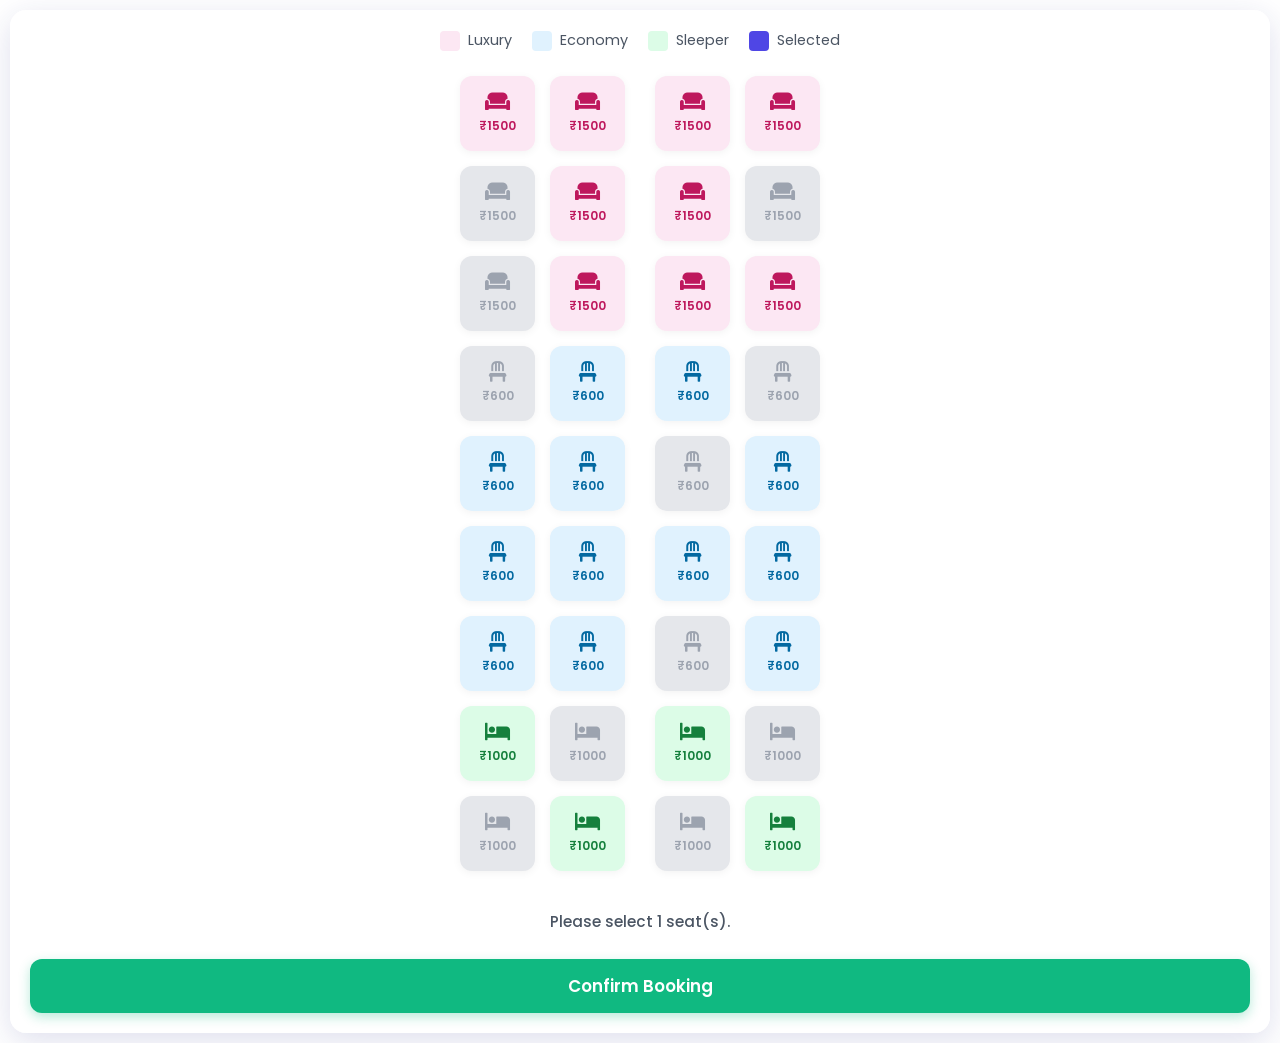
<file: seats.html>
<!DOCTYPE html>
<html lang="en">
<head>
    <meta charset="UTF-8">
    <meta name="viewport" content="width=device-width, initial-scale=1.0">
    <title>Seat Selection</title>
    <link rel="stylesheet" href="styles.css">
    <link rel="stylesheet" href="https://cdnjs.cloudflare.com/ajax/libs/font-awesome/6.0.0-beta3/css/all.min.css">
    <style>
        /* Override body styles for iframe */
        body {
            background: transparent;
            min-height: auto;
            padding: 10px;
        }
        .bus-container {
            margin-top: 0;
            padding: 20px;
            width: 100%;
        }
        .legend {
            display: flex;
            justify-content: center;
            gap: 20px;
            margin-bottom: 25px;
        }
        .legend-item {
            display: flex;
            align-items: center;
            font-size: 0.9rem;
            color: var(--text-muted);
        }
        .legend-color {
            width: 20px; height: 20px; border-radius: 4px; margin-right: 8px;
        }
    </style>
</head>
<body>
    <div class="bus-container" id="busContainer">
        <div class="legend">
            <div class="legend-item"><div class="legend-color" style="background: #FCE7F3;"></div> Luxury</div>
            <div class="legend-item"><div class="legend-color" style="background: #E0F2FE;"></div> Economy</div>
            <div class="legend-item"><div class="legend-color" style="background: #DCFCE7;"></div> Sleeper</div>
            <div class="legend-item"><div class="legend-color" style="background: var(--primary-color);"></div> Selected</div>
        </div>
        
        <div id="seatsGrid">
            <!-- Seats injected here -->
        </div>
        
        <div style="margin-top: 25px; width: 100%; text-align: center;">
            <p id="selectionStatus" style="margin-bottom: 15px; font-weight: 500;">Please select seats.</p>
            <button type="button" class="btn-success" id="bookButton">Confirm Booking</button>
        </div>
    </div>

    <script src="app.js"></script>
    <script>
        const seatTypes = [
            { type: 'luxury', icon: 'fa-couch', price: 1500 },
            { type: 'economy', icon: 'fa-chair', price: 600 },
            { type: 'sleeper', icon: 'fa-bed', price: 1000 }
        ];

        const luxurySeatCount = 12;
        const economySeatCount = 16;
        const sleeperSeatCount = 8;
        const rows = 9;
        const seatsPerRowLeft = 2;
        const seatsPerRowRight = 2;
        const totalSeats = luxurySeatCount + economySeatCount + sleeperSeatCount;

        const seatsGrid = document.getElementById('seatsGrid');
        const selectionStatus = document.getElementById('selectionStatus');

        let passengers = parseInt(getQueryParam('maxSeats')) || 1;
        selectionStatus.textContent = `Please select ${passengers} seat(s).`;

        for (let i = 0; i < rows; i++) {
            const row = document.createElement('div');
            row.className = 'seat-row';

            const leftSide = document.createElement('div');
            leftSide.className = 'seat-group';

            const rightSide = document.createElement('div');
            rightSide.className = 'seat-group';

            for (let j = 0; j < seatsPerRowLeft; j++) {
                createSeat(i * (seatsPerRowLeft + seatsPerRowRight) + j + 1, leftSide);
            }

            for (let j = 0; j < seatsPerRowRight; j++) {
                createSeat(i * (seatsPerRowLeft + seatsPerRowRight) + seatsPerRowLeft + j + 1, rightSide);
            }

            row.appendChild(leftSide);
            row.appendChild(rightSide);
            seatsGrid.appendChild(row);
        }

        function createSeat(seatNumber, container) {
            if (seatNumber > totalSeats) return;

            let seatType = seatNumber <= luxurySeatCount ? seatTypes[0] : 
                           seatNumber <= luxurySeatCount + economySeatCount ? seatTypes[1] : 
                           seatTypes[2];

            const seatBtn = document.createElement('div');
            seatBtn.className = `seat-btn ${seatType.type}`;
            seatBtn.dataset.price = seatType.price;
            
            // Randomly disable some seats for realism
            if(Math.random() < 0.2) {
                seatBtn.classList.add('disabled');
            }

            seatBtn.innerHTML = `
                <i class="fas ${seatType.icon}"></i>
                <div class="seat-price">₹${seatType.price}</div>
            `;

            seatBtn.addEventListener('click', function() {
                if (this.classList.contains('disabled')) return;

                const selected = document.querySelectorAll('.seat-btn.selected');
                if (this.classList.contains('selected')) {
                    this.classList.remove('selected');
                } else if (selected.length < passengers) {
                    this.classList.add('selected');
                } else {
                    alert(`You can only select ${passengers} seat(s).`);
                }
                updateStatus();
            });

            container.appendChild(seatBtn);
        }

        function updateStatus() {
            const selected = document.querySelectorAll('.seat-btn.selected').length;
            if(selected === passengers) {
                selectionStatus.textContent = `All ${passengers} seat(s) selected. Ready to confirm!`;
                selectionStatus.style.color = 'var(--secondary-color)';
            } else {
                selectionStatus.textContent = `Selected ${selected} of ${passengers} seat(s).`;
                selectionStatus.style.color = 'var(--text-main)';
            }
        }

        document.getElementById('bookButton').addEventListener('click', function() {
            const selectedSeats = document.querySelectorAll('.seat-btn.selected');
            if (selectedSeats.length !== passengers) {
                alert(`Please select exactly ${passengers} seat(s).`);
                return;
            }

            let totalAmount = 0;
            selectedSeats.forEach(seat => { totalAmount += parseFloat(seat.dataset.price); });

            window.parent.location.href = 'payment.html?total=' + totalAmount;
        });
    </script>
</body>
</html>
</file>
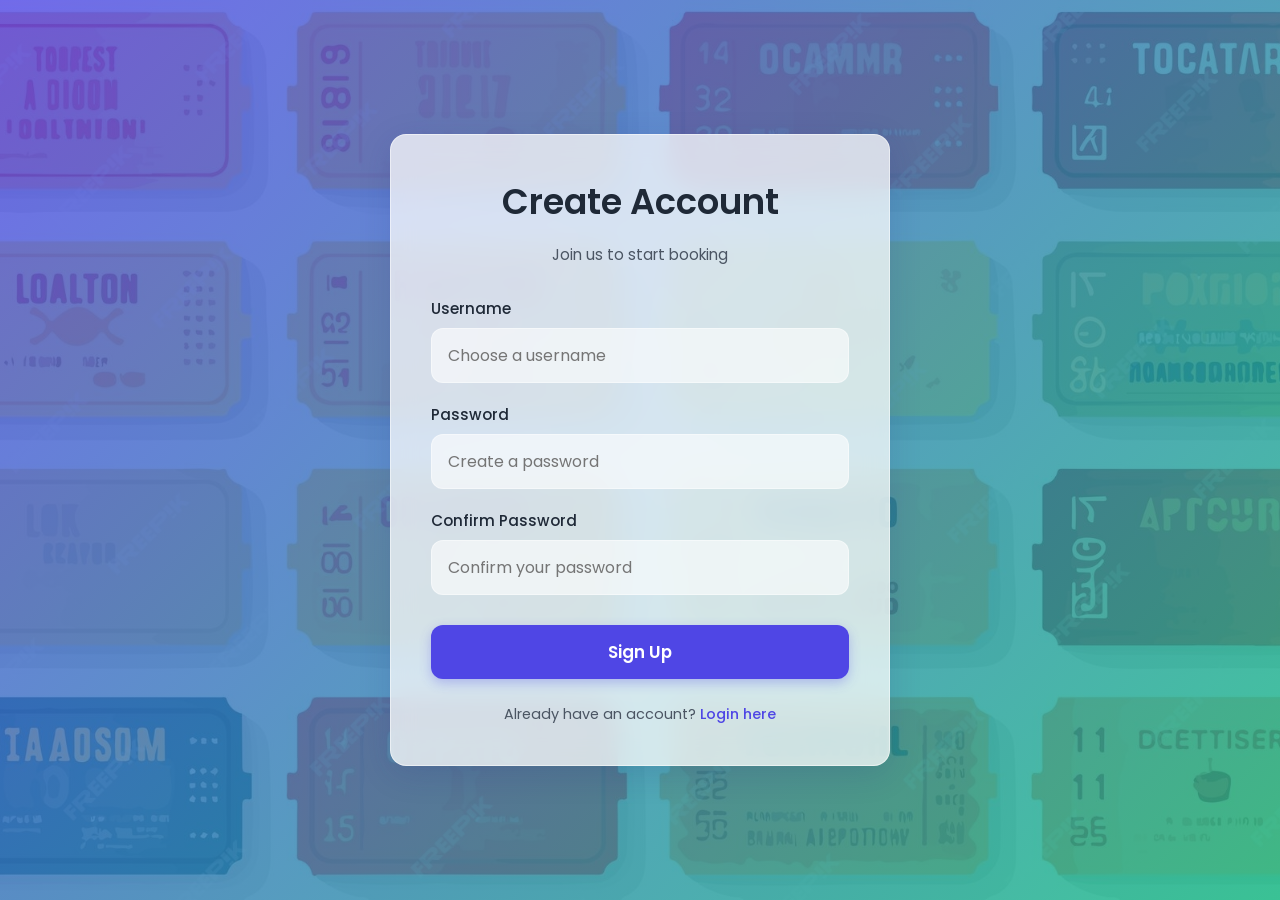
<file: signup.html>
<!DOCTYPE html>
<html lang="en">
<head>
    <meta charset="UTF-8">
    <meta name="viewport" content="width=device-width, initial-scale=1.0">
    <title>Ticket App - Sign Up</title>
    <link rel="stylesheet" href="styles.css">
    <style>
        /* Background for signup */
        body {
            background: linear-gradient(135deg, rgba(79, 70, 229, 0.8), rgba(16, 185, 129, 0.8)), url('image/cinema-theater-ticket-template-set_1151483-49525.jpg') no-repeat center center;
            background-size: cover;
            background-attachment: fixed;
        }
    </style>
</head>
<body>
    <div class="center-wrapper">
        <div class="glass-panel">
            <h1>Create Account</h1>
            <p style="margin-bottom: 30px;">Join us to start booking</p>
            
            <div class="form-group">
                <label for="new-username">Username</label>
                <input type="text" id="new-username" placeholder="Choose a username">
            </div>
            
            <div class="form-group">
                <label for="new-password">Password</label>
                <input type="password" id="new-password" placeholder="Create a password">
            </div>
            
            <div class="form-group">
                <label for="confirm-password">Confirm Password</label>
                <input type="password" id="confirm-password" placeholder="Confirm your password">
            </div>
            
            <button class="btn-primary" onclick="signUp()">Sign Up</button>
            
            <div class="footer-text">
                Already have an account? <a href="index.html">Login here</a>
            </div>
        </div>
    </div>

    <script src="app.js"></script>
    <script>
        function signUp() {
            const username = document.getElementById('new-username').value;
            const password = document.getElementById('new-password').value;
            const confirmPassword = document.getElementById('confirm-password').value;

            if (username.trim() === '' || password.trim() === '' || confirmPassword.trim() === '') {
                alert('Please fill in all fields.');
            } else if (password !== confirmPassword) {
                alert('Passwords do not match.');
            } else {
                alert('Sign up successful!');
                navigateTo('index.html');
            }
        }
    </script>
</body>
</html>
</file>
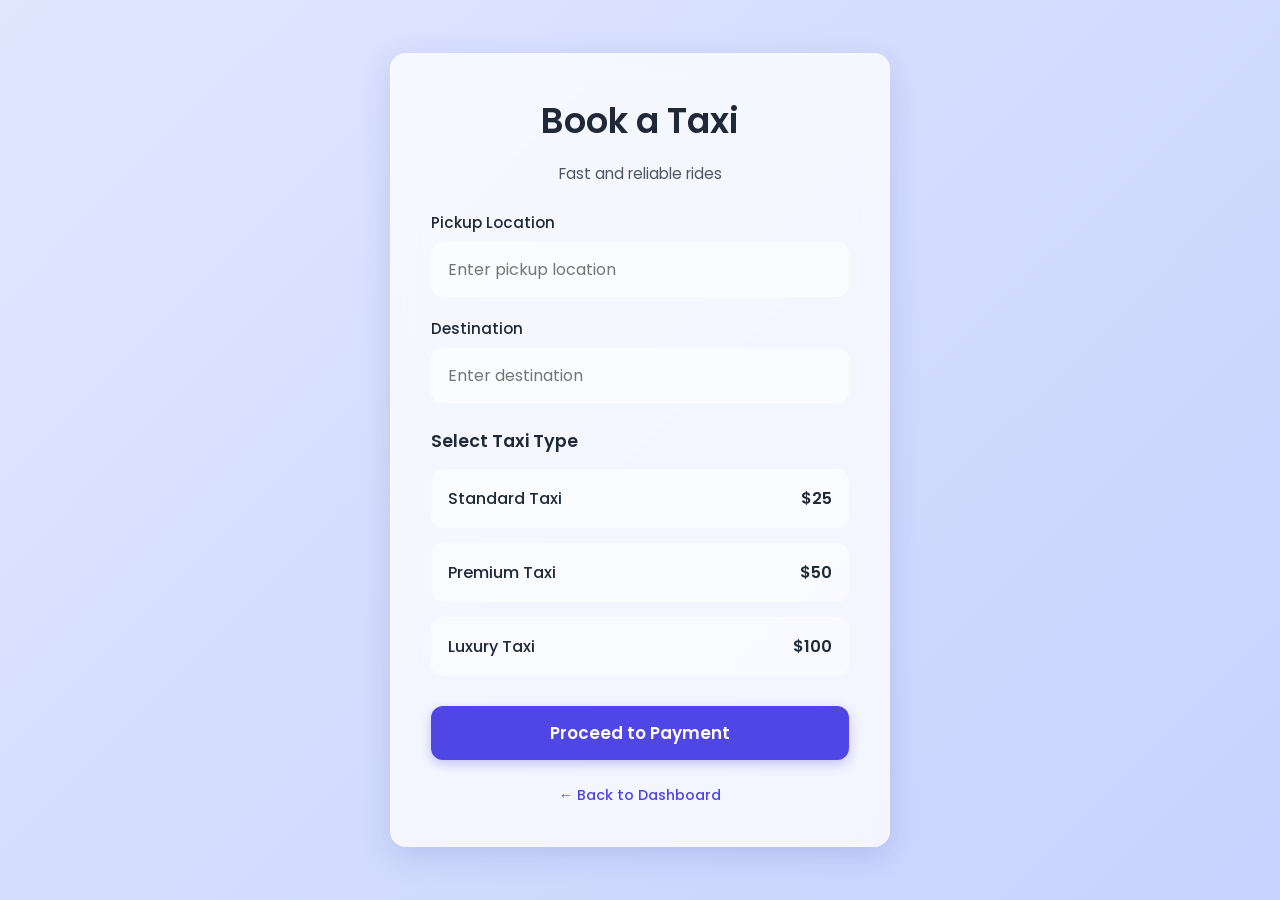
<file: taxi.html>
<!DOCTYPE html>
<html lang="en">
<head>
    <meta charset="UTF-8">
    <meta name="viewport" content="width=device-width, initial-scale=1.0">
    <title>Ticket App - Taxi Booking</title>
    <link rel="stylesheet" href="styles.css">
</head>
<body>
    <div class="center-wrapper">
        <div class="glass-panel" style="max-width: 500px;">
            <h1>Book a Taxi</h1>
            <p style="margin-bottom: 25px;">Fast and reliable rides</p>
            
            <div class="form-group">
                <label for="pickup">Pickup Location</label>
                <input type="text" id="pickup" placeholder="Enter pickup location">
            </div>
            <div class="form-group">
                <label for="destination">Destination</label>
                <input type="text" id="destination" placeholder="Enter destination">
            </div>
            
            <h3 style="margin-top: 25px; margin-bottom: 15px; font-size: 1.1rem; text-align: left;">Select Taxi Type</h3>
            
            <div class="taxi-options">
                <div class="selection-option" data-type="Standard" data-price="25">
                    Standard Taxi <span style="float:right; font-weight: 600;">$25</span>
                </div>
                <div class="selection-option" data-type="Premium" data-price="50">
                    Premium Taxi <span style="float:right; font-weight: 600;">$50</span>
                </div>
                <div class="selection-option" data-type="Luxury" data-price="100">
                    Luxury Taxi <span style="float:right; font-weight: 600;">$100</span>
                </div>
            </div>
            
            <button type="button" class="btn-primary" id="bookButton" style="margin-top: 15px;">Proceed to Payment</button>
            
            <div class="footer-text">
                <a href="home.html">&larr; Back to Dashboard</a>
            </div>
        </div>
    </div>

    <script src="app.js"></script>
    <script>
        const options = document.querySelectorAll('.selection-option');
        let selectedTaxi = null;

        options.forEach(opt => {
            opt.addEventListener('click', function() {
                options.forEach(o => o.classList.remove('selected'));
                this.classList.add('selected');
                selectedTaxi = this;
            });
        });

        document.getElementById('bookButton').addEventListener('click', function() {
            const pickup = document.getElementById('pickup').value;
            const destination = document.getElementById('destination').value;

            if (!pickup || !destination) {
                alert('Please enter both pickup and destination locations.');
                return;
            }
            if (!selectedTaxi) {
                alert('Please select a taxi type.');
                return;
            }

            const price = selectedTaxi.dataset.price;
            navigateTo(`payment.html?total=${price}&type=Taxi`);
        });
    </script>
</body>
</html>
</file>
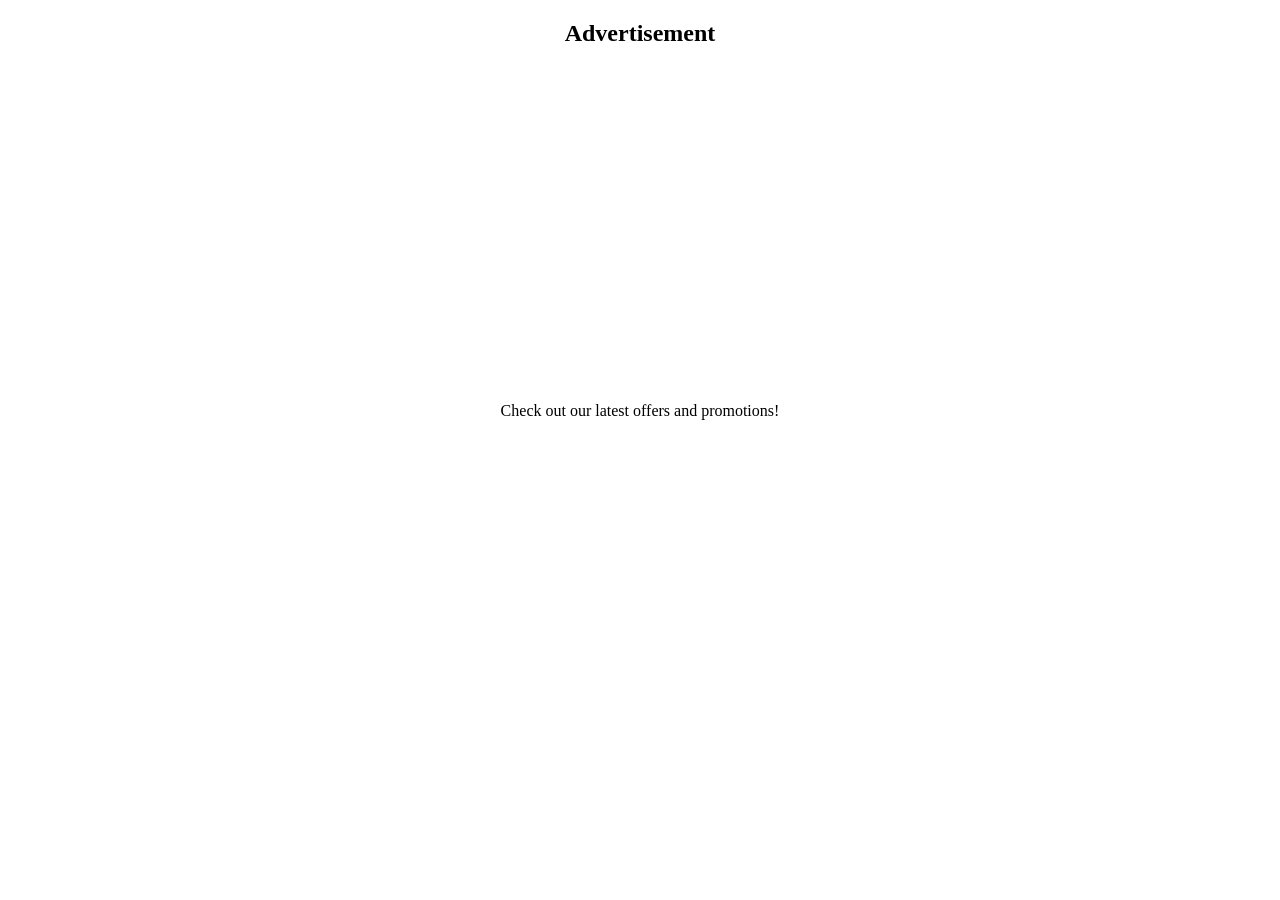
<file: test.html>
<!DOCTYPE html>
<html lang="en">
<head>
    <meta charset="UTF-8">
    <meta name="viewport" content="width=device-width, initial-scale=1.0">
    <title>Document</title>
    <style>
        .advertisement {
            text-align: center; /* Center content if needed */
            max-width: 560px; /* Max width for the video */
            margin: 0 auto; /* Center the div */
        }

        .advertisement iframe {
            width: 100%; /* Full width */
            height: 315px; /* Adjust height as needed */
        }
    </style>
</head>
<body>
    <div class="advertisement">
        <h2>Advertisement</h2>
        <iframe src="https://www.youtube.com/embed/ntjkwIXWtrc" frameborder="0" allow="accelerometer; autoplay; clipboard-write; encrypted-media; gyroscope; picture-in-picture" allowfullscreen></iframe>
        <p>Check out our latest offers and promotions!</p>
    </div>
</body>
</html>
</file>
<file: styles.css>
@import url('https://fonts.googleapis.com/css2?family=Poppins:wght@300;400;500;600;700&display=swap');

:root {
    /* Color Palette */
    --primary-color: #4F46E5;
    --primary-hover: #4338CA;
    --secondary-color: #10B981;
    --secondary-hover: #059669;
    --bg-gradient-start: #E0E7FF;
    --bg-gradient-end: #C7D2FE;
    --text-main: #1F2937;
    --text-muted: #4B5563;
    
    /* Glassmorphism */
    --glass-bg: rgba(255, 255, 255, 0.75);
    --glass-border: rgba(255, 255, 255, 0.5);
    --glass-shadow: 0 8px 32px 0 rgba(31, 38, 135, 0.15);
    
    /* Variables */
    --border-radius-lg: 16px;
    --border-radius-md: 12px;
    --border-radius-sm: 8px;
    --transition-speed: 0.3s;
}

/* Global Reset */
* {
    margin: 0;
    padding: 0;
    box-sizing: border-box;
}

body {
    font-family: 'Poppins', sans-serif;
    background: linear-gradient(135deg, var(--bg-gradient-start), var(--bg-gradient-end));
    color: var(--text-main);
    min-height: 100vh;
    display: flex;
    flex-direction: column;
    align-items: center;
    background-attachment: fixed;
}

/* Typography */
h1, h2, h3 {
    font-weight: 600;
    color: var(--text-main);
}
h1 { font-size: 2.2rem; margin-bottom: 1rem; }
h2 { font-size: 1.8rem; margin-bottom: 0.75rem; }
h3 { font-size: 1.4rem; margin-bottom: 0.5rem; }
p { font-size: 0.95rem; color: var(--text-muted); line-height: 1.5; }

/* Layout Containers */
.app-container {
    width: 100%;
    max-width: 1200px;
    padding: 40px 20px;
    display: flex;
    flex-direction: column;
    align-items: center;
}

.center-wrapper {
    display: flex;
    justify-content: center;
    align-items: center;
    width: 100%;
    min-height: 100vh;
    padding: 20px;
}

/* Glass Panels */
.glass-panel {
    background: var(--glass-bg);
    backdrop-filter: blur(12px);
    -webkit-backdrop-filter: blur(12px);
    border: 1px solid var(--glass-border);
    border-radius: var(--border-radius-lg);
    box-shadow: var(--glass-shadow);
    padding: 40px;
    width: 100%;
    max-width: 500px;
    text-align: center;
}

.glass-panel-large {
    max-width: 800px;
}

/* Options Grid (Dashboard/Rentals) */
.options-grid {
    display: grid;
    grid-template-columns: repeat(auto-fit, minmax(240px, 1fr));
    gap: 30px;
    width: 100%;
    max-width: 1000px;
    margin-top: 20px;
}

.glass-card {
    background: var(--glass-bg);
    backdrop-filter: blur(12px);
    border: 1px solid var(--glass-border);
    border-radius: var(--border-radius-lg);
    box-shadow: var(--glass-shadow);
    padding: 30px 20px;
    text-align: center;
    cursor: pointer;
    transition: transform var(--transition-speed) ease, box-shadow var(--transition-speed) ease;
    display: flex;
    flex-direction: column;
    align-items: center;
}

.glass-card:hover {
    transform: translateY(-8px);
    box-shadow: 0 12px 40px 0 rgba(31, 38, 135, 0.25);
}

.glass-card img, .glass-card i {
    width: 70px;
    height: 70px;
    margin-bottom: 15px;
    object-fit: contain;
    transition: transform var(--transition-speed);
}

.glass-card:hover img {
    transform: scale(1.1);
}

/* Selection Options (e.g. Taxi types) */
.selection-option {
    background: rgba(255,255,255,0.5);
    border: 2px solid transparent;
    border-radius: var(--border-radius-md);
    padding: 15px;
    margin-bottom: 15px;
    cursor: pointer;
    transition: all var(--transition-speed);
    text-align: left;
    font-weight: 500;
}

.selection-option:hover {
    background: rgba(255,255,255,0.8);
}

.selection-option.selected {
    border-color: var(--primary-color);
    background: rgba(255,255,255,0.9);
    box-shadow: 0 4px 12px rgba(79, 70, 229, 0.2);
}

/* Forms */
.form-group {
    margin-bottom: 20px;
    text-align: left;
}

.form-group label {
    display: block;
    margin-bottom: 8px;
    font-weight: 500;
    color: var(--text-main);
    font-size: 0.95rem;
}

.form-group input, .form-group select {
    width: 100%;
    padding: 14px 16px;
    font-size: 1rem;
    font-family: 'Poppins', sans-serif;
    border: 1px solid rgba(255, 255, 255, 0.4);
    background: rgba(255, 255, 255, 0.6);
    border-radius: var(--border-radius-md);
    outline: none;
    transition: border-color var(--transition-speed), box-shadow var(--transition-speed);
}

.form-group input:focus, .form-group select:focus {
    border-color: var(--primary-color);
    box-shadow: 0 0 0 4px rgba(79, 70, 229, 0.1);
    background: #fff;
}

/* Buttons */
.btn-primary, .btn-secondary, .btn-success {
    width: 100%;
    padding: 14px;
    font-size: 1.05rem;
    font-weight: 600;
    color: #fff;
    border: none;
    border-radius: var(--border-radius-md);
    cursor: pointer;
    transition: background-color var(--transition-speed), transform 0.1s;
    font-family: 'Poppins', sans-serif;
    margin-top: 10px;
}

.btn-primary { background: var(--primary-color); box-shadow: 0 4px 12px rgba(79, 70, 229, 0.3); }
.btn-primary:hover { background: var(--primary-hover); }

.btn-secondary { background: #6B7280; box-shadow: 0 4px 12px rgba(107, 114, 128, 0.3); }
.btn-secondary:hover { background: #4B5563; }

.btn-success { background: var(--secondary-color); box-shadow: 0 4px 12px rgba(16, 185, 129, 0.3); }
.btn-success:hover { background: var(--secondary-hover); }

.btn-primary:active, .btn-secondary:active, .btn-success:active { transform: scale(0.98); }

/* Links & Footers */
.footer-text {
    margin-top: 25px;
    font-size: 0.9rem;
    color: var(--text-muted);
    text-align: center;
}

.footer-text a {
    color: var(--primary-color);
    text-decoration: none;
    font-weight: 500;
    transition: color var(--transition-speed);
}

.footer-text a:hover {
    color: var(--primary-hover);
    text-decoration: underline;
}

/* Modals */
.modal-overlay {
    display: none;
    position: fixed;
    top: 0; left: 0; width: 100%; height: 100%;
    background: rgba(0, 0, 0, 0.5);
    backdrop-filter: blur(5px);
    z-index: 1000;
    justify-content: center;
    align-items: center;
    opacity: 0;
    transition: opacity var(--transition-speed);
}

.modal-overlay.active {
    display: flex;
    opacity: 1;
}

.modal-content {
    background: var(--glass-bg);
    backdrop-filter: blur(15px);
    border: 1px solid var(--glass-border);
    border-radius: var(--border-radius-lg);
    padding: 30px;
    width: 90%;
    max-width: 500px;
    position: relative;
    box-shadow: 0 20px 50px rgba(0,0,0,0.3);
    transform: translateY(20px);
    transition: transform var(--transition-speed);
}

.modal-overlay.active .modal-content {
    transform: translateY(0);
}

.modal-close {
    position: absolute;
    top: 15px; right: 20px;
    font-size: 1.5rem;
    cursor: pointer;
    color: var(--text-muted);
}

/* Seat Booking Map (Bus) */
.bus-container {
    display: flex;
    flex-direction: column;
    align-items: center;
    background: var(--glass-bg);
    border-radius: var(--border-radius-lg);
    padding: 30px;
    box-shadow: var(--glass-shadow);
    margin-top: 20px;
}

.seat-row {
    display: flex;
    justify-content: center;
    margin-bottom: 15px;
    gap: 30px;
}

.seat-group {
    display: flex;
    gap: 15px;
}

.seat-btn {
    background: #fff;
    border: 2px solid transparent;
    border-radius: 12px;
    width: 75px;
    height: 75px;
    display: flex;
    flex-direction: column;
    justify-content: center;
    align-items: center;
    cursor: pointer;
    transition: all 0.2s;
    box-shadow: 0 2px 8px rgba(0,0,0,0.05);
}

.seat-btn.economy { background-color: #E0F2FE; color: #0369A1; }
.seat-btn.luxury { background-color: #FCE7F3; color: #BE185D; }
.seat-btn.sleeper { background-color: #DCFCE7; color: #15803D; }

.seat-btn.disabled { background-color: #E5E7EB; color: #9CA3AF; cursor: not-allowed; }

.seat-btn:hover:not(.disabled) { transform: scale(1.05); }

.seat-btn.selected {
    background-color: var(--primary-color);
    color: #fff;
    border-color: var(--primary-color);
    box-shadow: 0 4px 12px rgba(79, 70, 229, 0.4);
}

.seat-btn i { font-size: 20px; margin-bottom: 5px; }
.seat-price { font-size: 0.75rem; font-weight: 600; }

/* Misc */
.price-display {
    font-size: 1.2rem;
    font-weight: 600;
    color: var(--primary-color);
    margin: 10px 0;
    text-align: center;
}

/* Responsive */
@media (max-width: 768px) {
    .glass-panel { padding: 30px 20px; }
    h1 { font-size: 1.8rem; }
    .options-grid { grid-template-columns: repeat(auto-fit, minmax(180px, 1fr)); }
    .seat-row { gap: 15px; }
    .seat-group { gap: 8px; }
    .seat-btn { width: 55px; height: 55px; }
    .seat-btn i { font-size: 16px; margin-bottom: 2px; }
    .seat-price { font-size: 0.65rem; }
}
</file>
